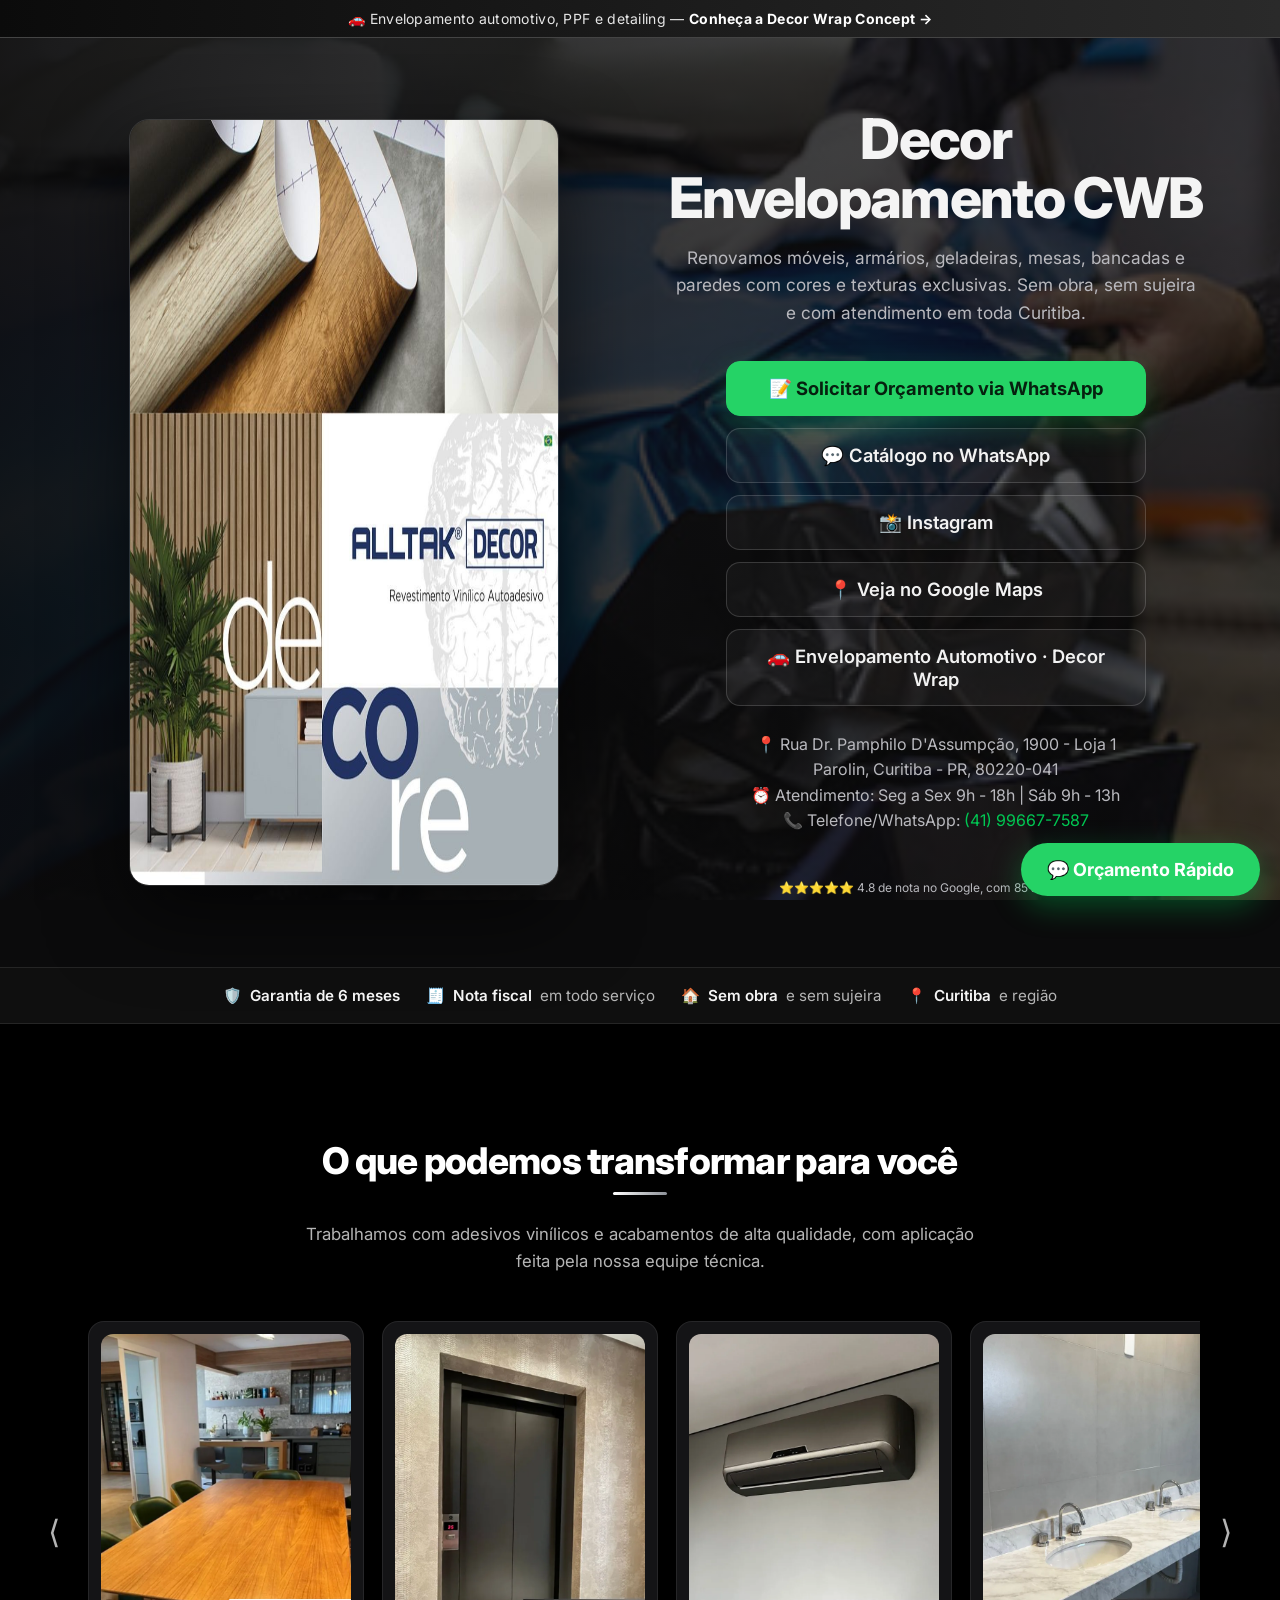
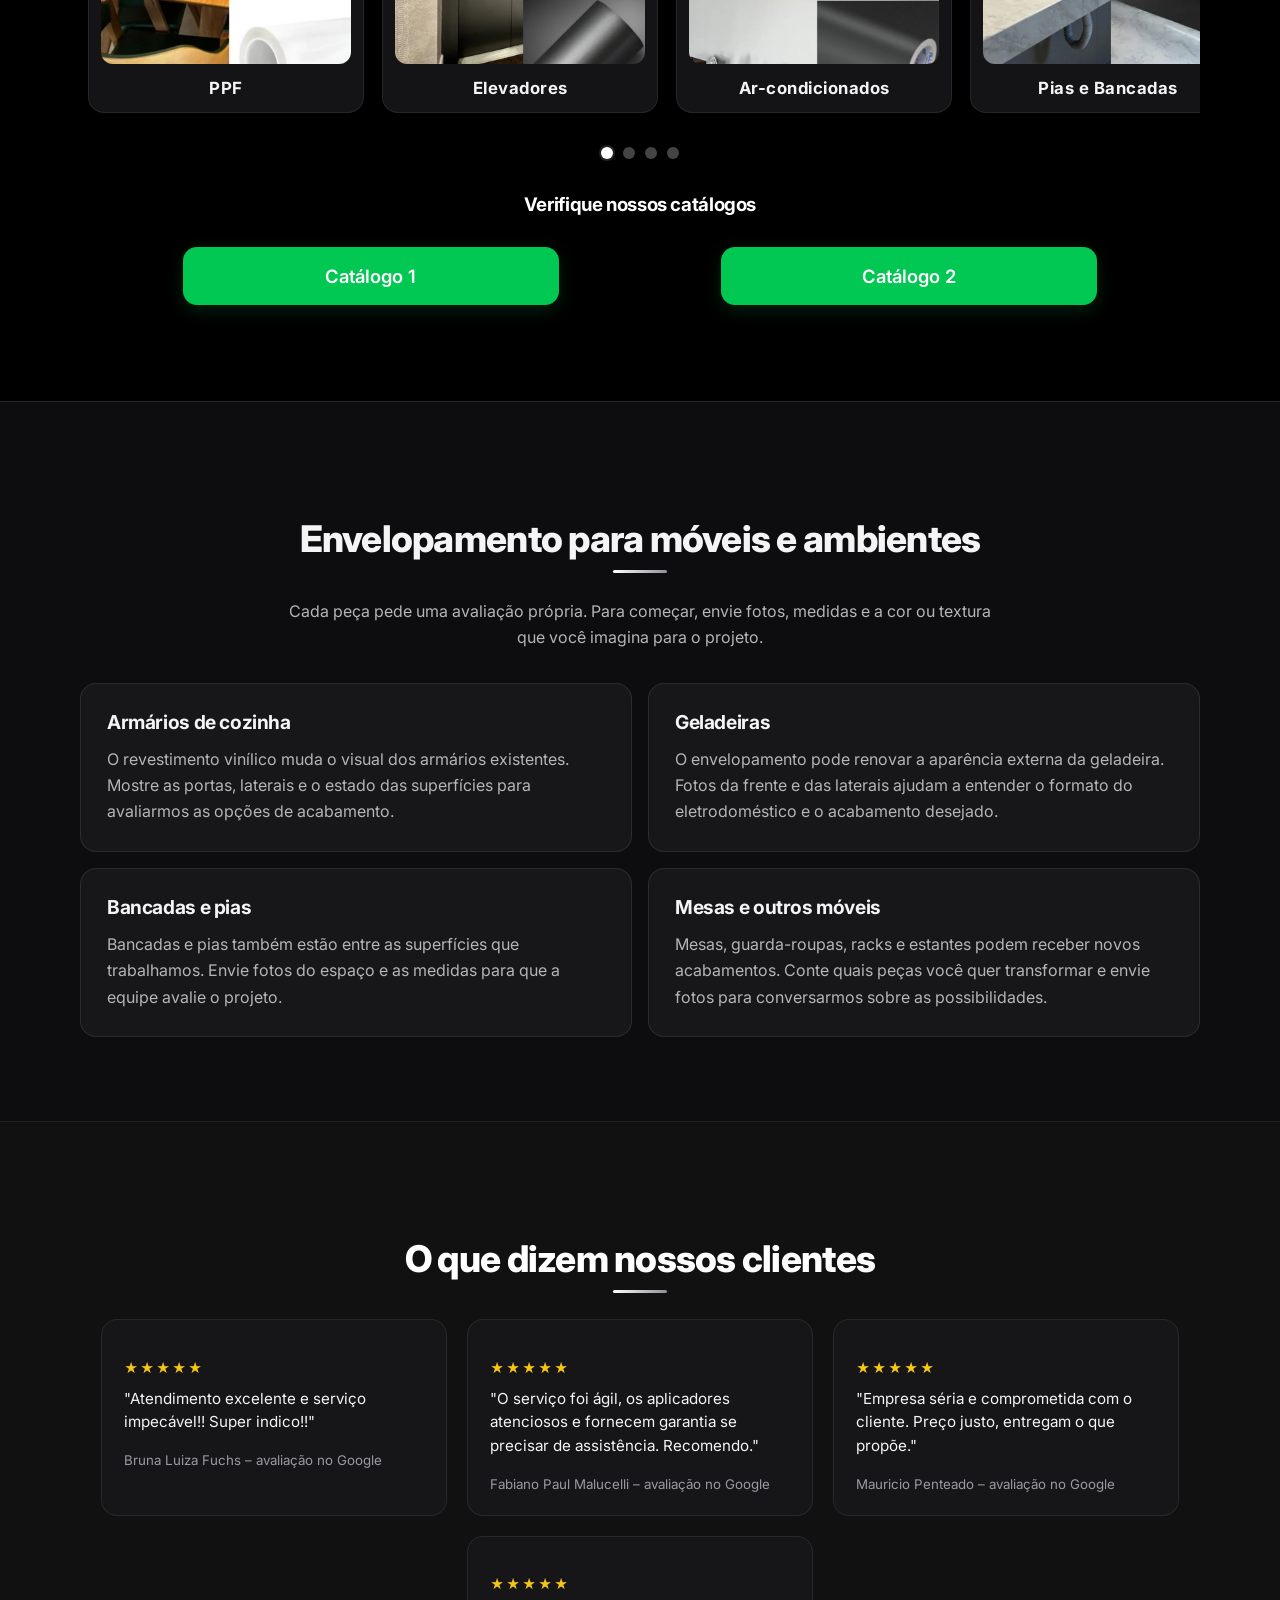
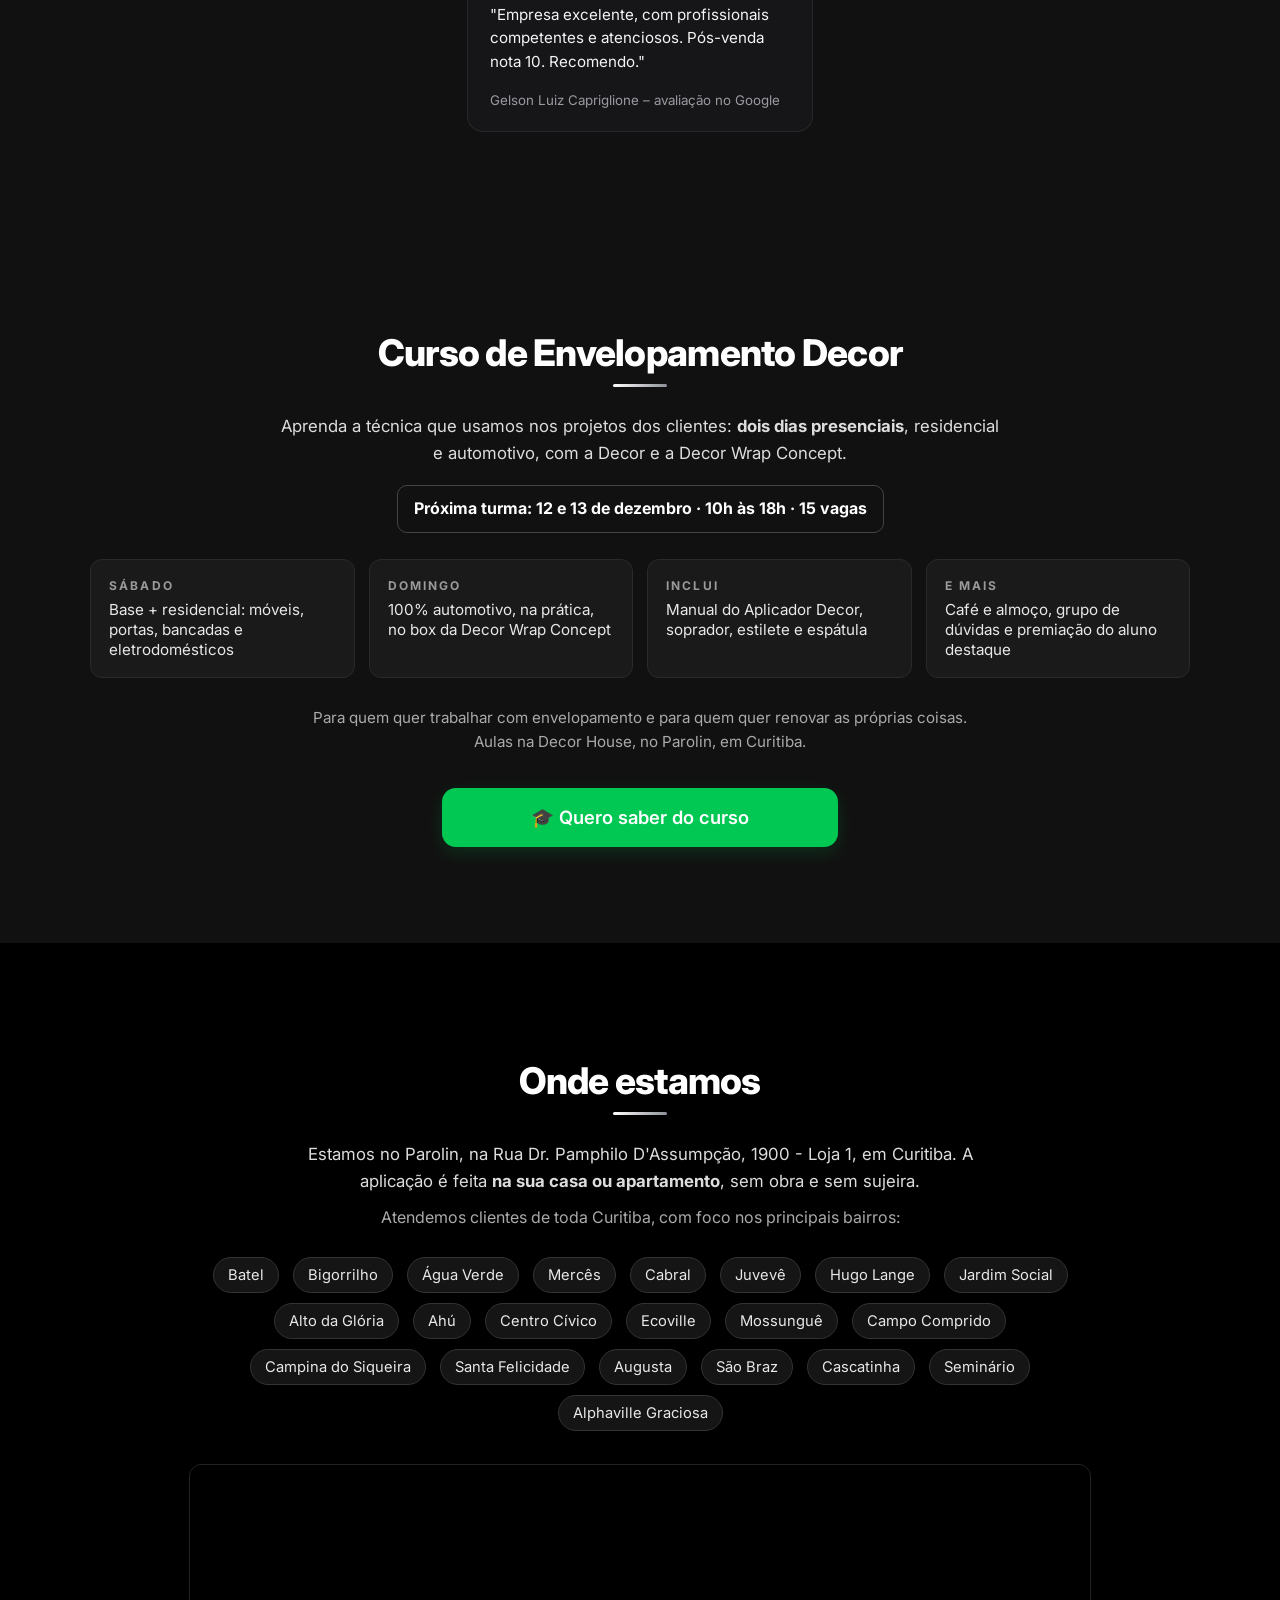
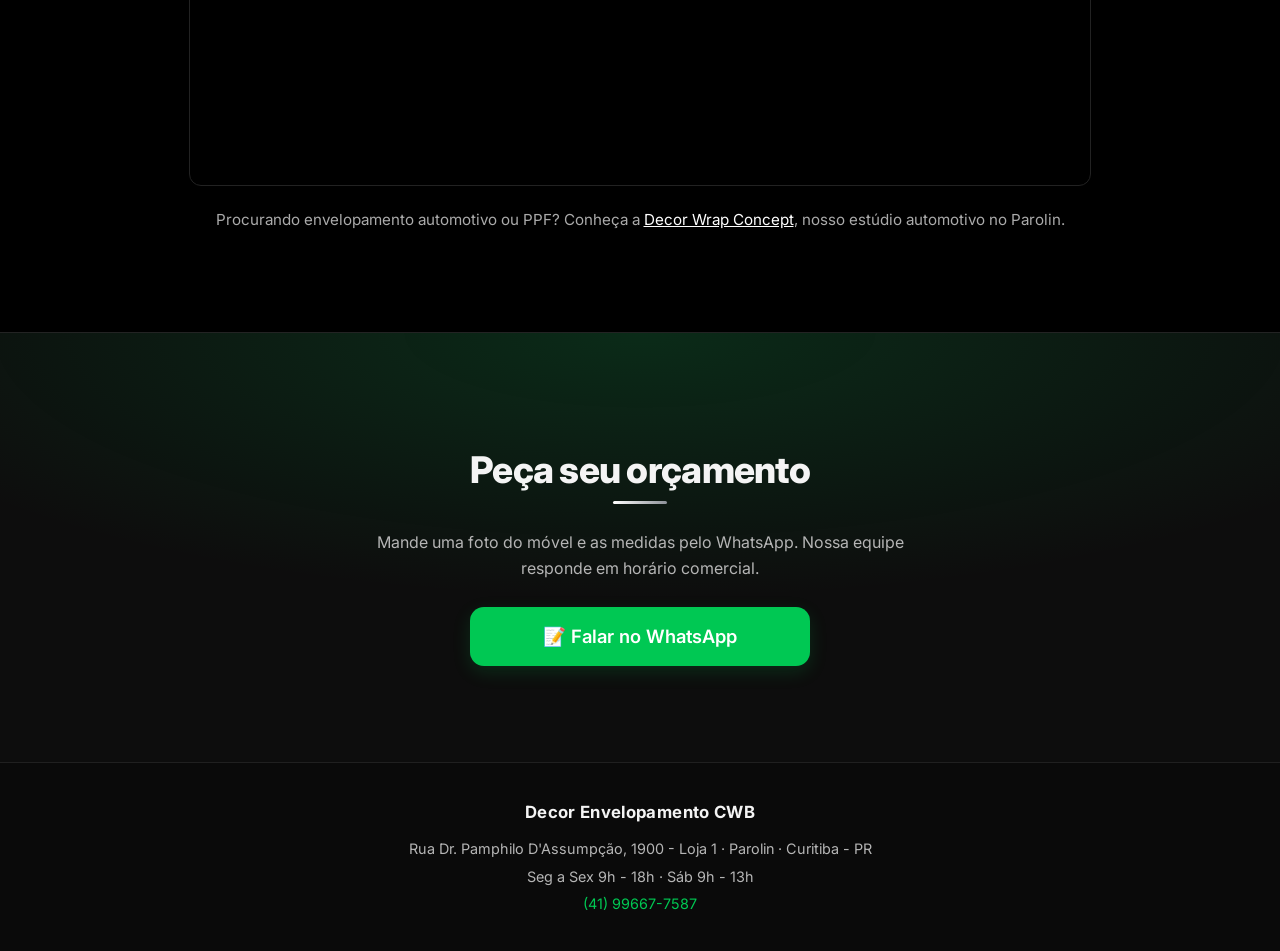
<file: index.html>
<!DOCTYPE html>
<html lang="pt-br">

<head>
  <meta charset="UTF-8" />
  <meta name="viewport" content="width=device-width, initial-scale=1" />
  <title>Envelopamento de móveis em Curitiba | Decor CWB</title>
  <meta name="description"
    content="Envelopamento de móveis, armários, geladeiras, mesas, bancadas e paredes em Curitiba. Orçamento pelo WhatsApp, aplicação sem obra e garantia de 6 meses." />
  <link rel="canonical" href="https://decorenvelopamentocwb.com.br/" />
  <link rel="icon" href="/images/favicon.png" type="image/png" sizes="192x192" />
  <meta property="og:type" content="website" />
  <meta property="og:locale" content="pt_BR" />
  <meta property="og:site_name" content="Decor Envelopamento CWB" />
  <meta property="og:title" content="Envelopamento de móveis em Curitiba | Decor Envelopamento CWB" />
  <meta property="og:description" content="Renove armários, geladeiras, bancadas e móveis com revestimento vinílico em Curitiba. Conheça os serviços e peça um orçamento pelo WhatsApp." />
  <meta property="og:url" content="https://decorenvelopamentocwb.com.br/" />
  <meta property="og:image" content="https://decorenvelopamentocwb.com.br/images/social-share.png" />
  <meta property="og:image:width" content="1200" />
  <meta property="og:image:height" content="630" />
  <meta property="og:image:type" content="image/png" />
  <meta property="og:image:alt" content="Decor Envelopamento CWB — envelopamento de móveis e ambientes em Curitiba" />
  <meta name="twitter:card" content="summary_large_image" />
  <meta name="twitter:title" content="Envelopamento de móveis em Curitiba | Decor Envelopamento CWB" />
  <meta name="twitter:description" content="Renove armários, geladeiras, bancadas e móveis com revestimento vinílico em Curitiba. Conheça os serviços e peça um orçamento pelo WhatsApp." />
  <meta name="twitter:image" content="https://decorenvelopamentocwb.com.br/images/social-share.png" />

  <!-- Google tag (gtag.js) - Conta Google Ads 547-509-3001 -->
  <script async src="https://www.googletagmanager.com/gtag/js?id=AW-17839248772"></script>
  <script>
    window.dataLayer = window.dataLayer || [];
    function gtag() { dataLayer.push(arguments); }
    gtag('js', new Date());
    gtag('config', 'AW-17839248772');
  </script>

  <!-- Conversao Google Ads: clique no WhatsApp (conta 547-509-3001) -->
  <script>
    function gtag_report_conversion(url) {
      gtag('event', 'conversion', {
        'send_to': 'AW-17839248772/GzIfCNjp4NsbEISrtbpC',
        'value': 1.0,
        'currency': 'BRL',
        'transport_type': 'beacon'
      });
      return true; // o link do WhatsApp abre normalmente, mesmo com bloqueador
    }
  </script>

  <!-- Google Ads conta 831-818-8205: conversoes separadas WhatsApp Decor e WhatsApp Wrap (pelo numero do link) -->
  <script>
    gtag('config', 'AW-18238935209');
    document.addEventListener('click', function (e) {
      var link = e.target.closest ? e.target.closest('a[href]') : null;
      if (!link || typeof gtag !== 'function') return;
      var numeros = link.href.replace(/\D/g, '');
      var sendTo = null;
      if (/419?96677587/.test(numeros)) sendTo = 'AW-18238935209/FAjuCNOc178dEKmhgPlD'; // WhatsApp Decor
      else if (/419?97853973/.test(numeros)) sendTo = 'AW-18238935209/awLLCNac178dEKmhgPlD'; // WhatsApp Wrap
      if (!sendTo) return;
      gtag('event', 'conversion', { 'send_to': sendTo, 'value': 1.0, 'currency': 'BRL', 'transport_type': 'beacon' });
    }, true);
  </script>

  <link rel="preconnect" href="https://fonts.googleapis.com">
  <link rel="preconnect" href="https://fonts.gstatic.com" crossorigin>
  <link href="https://fonts.googleapis.com/css2?family=Inter:wght@400;500;600;700&family=Roboto:wght@400;700&display=swap" rel="stylesheet" />

  <link rel="stylesheet" href="styles/style.css">
  <link rel="stylesheet" href="styles/carousel.css">
  <style>
    :root{--verde:#00c853;--card:#1a1a1a;--linha:rgba(255,255,255,.09);--txt:#f4f4f4;--txt2:#b5b5b5}
    body{font-family:'Inter','Roboto',system-ui,-apple-system,'Segoe UI',sans-serif;-webkit-font-smoothing:antialiased;color:var(--txt)}
    h1,h2,h3{letter-spacing:-.02em}
    .button{border-radius:14px!important;font-weight:600!important;box-shadow:0 6px 18px rgba(0,200,83,.16);transition:transform .18s ease,box-shadow .18s ease,filter .18s ease}
    .button:hover{transform:translateY(-2px);box-shadow:0 12px 28px rgba(0,200,83,.26);filter:brightness(1.06)}
    .trust-bar{background:#0f0f0f;border-top:1px solid var(--linha);border-bottom:1px solid var(--linha);padding:18px 16px;display:flex;flex-wrap:wrap;gap:10px 26px;justify-content:center}
    .trust-item{display:flex;align-items:center;gap:8px;color:var(--txt2);font-size:.95rem}
    .trust-item b{color:var(--txt);font-weight:600}
    .sec-titulo{position:relative;display:inline-block;padding-bottom:12px;margin-bottom:26px;font-size:1.9rem}
    .sec-titulo:after{content:'';position:absolute;left:50%;transform:translateX(-50%);bottom:0;width:54px;height:3px;border-radius:3px;background:var(--verde)}
    #catalogo-carousel-container{max-width:1120px;width:92%;padding:0 34px}
    #catalogo-carousel{gap:6px;padding:4px 2px}
    #catalogo-carousel>div{flex:0 0 auto;width:auto;margin:12px 6px;padding:12px 12px 10px;background:var(--card);border:1px solid var(--linha);border-radius:16px;box-shadow:0 4px 14px #0005;transition:transform .2s ease,border-color .2s ease}
    #catalogo-carousel>div:hover{transform:translateY(-4px);border-color:rgba(0,200,83,.45)}
    #catalogo-carousel img{width:250px;height:330px;object-fit:cover;border-radius:12px;display:block;margin-bottom:12px}
    #catalogo-carousel h3{font-size:1.05rem;margin:0;padding:2px 0 4px;color:var(--txt)}
    @media (max-width:768px){#catalogo-carousel>div{width:auto;margin:10px 5px;padding:10px}#catalogo-carousel img{width:200px;height:270px}}
    .servicos-detalhe{background:#0d0d0f;border-top:1px solid var(--linha);border-bottom:1px solid var(--linha);text-align:center}
    .servicos-detalhe .conteudo{max-width:1120px;margin:0 auto;padding:0 22px}
    .servicos-detalhe .intro{max-width:720px;margin:0 auto 32px;color:var(--txt2);line-height:1.6}
    .servicos-grid{display:grid;grid-template-columns:repeat(2,minmax(0,1fr));gap:16px;text-align:left}
    .servico-card{background:#171719;border:1px solid var(--linha);border-radius:16px;padding:26px}
    .servico-card h3{font-size:1.2rem;margin:0 0 12px;color:var(--txt)}
    .servico-card p{margin:0;color:var(--txt2);line-height:1.65}
    @media (max-width:700px){.servicos-grid{grid-template-columns:1fr}.servico-card{padding:22px}}
    .depoimento{background:var(--card)!important;border:1px solid var(--linha);border-radius:16px!important;transition:transform .2s ease,border-color .2s ease}
    .depoimento:hover{transform:translateY(-4px);border-color:rgba(0,200,83,.35)}
    .depoimento p{color:var(--txt);line-height:1.55}
    .depoimento small{color:var(--txt2)}
    .cta-final{background:radial-gradient(1200px 380px at 50% 0%,rgba(0,200,83,.16),transparent 70%),#0d0d0d;padding:60px 20px;text-align:center;border-top:1px solid var(--linha)}
    .cta-final p{max-width:560px;margin:0 auto 26px;color:var(--txt2);line-height:1.6}
    .cta-final .button{box-sizing:border-box;margin:12px auto}
    .rodape{background:#0a0a0a;color:var(--txt2);text-align:center;padding:34px 20px;font-size:.9rem;line-height:1.9;border-top:1px solid var(--linha)}
    .rodape strong{color:var(--txt);display:block;font-size:1.05rem;margin-bottom:6px;letter-spacing:.02em}
    .rodape a{color:var(--verde);text-decoration:none}
    .whatsapp-float a{border-radius:999px;box-shadow:0 10px 30px rgba(0,200,83,.35)}
    @media (prefers-reduced-motion:reduce){*{transition:none!important;animation:none!important}}
  </style>
  <script type="application/ld+json">
{
  "@context": "https://schema.org",
  "@type": "HomeAndConstructionBusiness",
  "@id": "https://decorenvelopamentocwb.com.br/#business",
  "name": "Decor Envelopamento CWB",
  "url": "https://decorenvelopamentocwb.com.br/",
  "telephone": "+55 41 99667-7587",
  "image": "https://decorenvelopamentocwb.com.br/images/logo.jpeg",
  "logo": "https://decorenvelopamentocwb.com.br/images/logo.jpeg",
  "description": "Envelopamento de móveis, armários, cozinhas, geladeiras, mesas, bancadas e paredes em Curitiba, aplicado na casa do cliente, sem obra.",
  "address": {
    "@type": "PostalAddress",
    "streetAddress": "Rua Dr. Pamphilo D'Assumpção, 1900 - Loja 1",
    "addressLocality": "Curitiba",
    "addressRegion": "PR",
    "postalCode": "80220-041",
    "addressCountry": "BR"
  },
  "openingHoursSpecification": [
    {
      "@type": "OpeningHoursSpecification",
      "dayOfWeek": [
        "Monday",
        "Tuesday",
        "Wednesday",
        "Thursday",
        "Friday"
      ],
      "opens": "09:00",
      "closes": "18:00"
    },
    {
      "@type": "OpeningHoursSpecification",
      "dayOfWeek": "Saturday",
      "opens": "09:00",
      "closes": "13:00"
    }
  ],
  "areaServed": [
    {
      "@type": "Place",
      "name": "Batel, Curitiba - PR"
    },
    {
      "@type": "Place",
      "name": "Bigorrilho, Curitiba - PR"
    },
    {
      "@type": "Place",
      "name": "Água Verde, Curitiba - PR"
    },
    {
      "@type": "Place",
      "name": "Mercês, Curitiba - PR"
    },
    {
      "@type": "Place",
      "name": "Cabral, Curitiba - PR"
    },
    {
      "@type": "Place",
      "name": "Juvevê, Curitiba - PR"
    },
    {
      "@type": "Place",
      "name": "Hugo Lange, Curitiba - PR"
    },
    {
      "@type": "Place",
      "name": "Jardim Social, Curitiba - PR"
    },
    {
      "@type": "Place",
      "name": "Alto da Glória, Curitiba - PR"
    },
    {
      "@type": "Place",
      "name": "Ahú, Curitiba - PR"
    },
    {
      "@type": "Place",
      "name": "Centro Cívico, Curitiba - PR"
    },
    {
      "@type": "Place",
      "name": "Ecoville, Curitiba - PR"
    },
    {
      "@type": "Place",
      "name": "Mossunguê, Curitiba - PR"
    },
    {
      "@type": "Place",
      "name": "Campo Comprido, Curitiba - PR"
    },
    {
      "@type": "Place",
      "name": "Campina do Siqueira, Curitiba - PR"
    },
    {
      "@type": "Place",
      "name": "Santa Felicidade, Curitiba - PR"
    },
    {
      "@type": "Place",
      "name": "Augusta, Curitiba - PR"
    },
    {
      "@type": "Place",
      "name": "São Braz, Curitiba - PR"
    },
    {
      "@type": "Place",
      "name": "Cascatinha, Curitiba - PR"
    },
    {
      "@type": "Place",
      "name": "Seminário, Curitiba - PR"
    },
    {
      "@type": "Place",
      "name": "Alphaville Graciosa, Pinhais - PR"
    }
  ],
  "sameAs": [
    "https://www.instagram.com/decorenvelopamento_cwb/"
  ],
  "subOrganization": {
    "@type": "AutoBodyShop",
    "name": "Decor Wrap Concept",
    "url": "https://decorenvelopamentocwb.com.br/wrap/"
  }
}
  </script>
  <script type="application/ld+json">
  {
    "@context": "https://schema.org",
    "@graph": [
      {
        "@type": "WebSite",
        "@id": "https://decorenvelopamentocwb.com.br/#website",
        "url": "https://decorenvelopamentocwb.com.br/",
        "name": "Decor Envelopamento CWB",
        "alternateName": "Decor CWB",
        "inLanguage": "pt-BR",
        "publisher": {"@id": "https://decorenvelopamentocwb.com.br/#business"}
      },
      {
        "@type": "WebPage",
        "@id": "https://decorenvelopamentocwb.com.br/#webpage",
        "url": "https://decorenvelopamentocwb.com.br/",
        "name": "Envelopamento de móveis em Curitiba | Decor CWB",
        "description": "Envelopamento de móveis, armários, geladeiras, mesas, bancadas e paredes em Curitiba. Orçamento pelo WhatsApp, aplicação sem obra e garantia de 6 meses.",
        "inLanguage": "pt-BR",
        "isPartOf": {"@id": "https://decorenvelopamentocwb.com.br/#website"},
        "about": {"@id": "https://decorenvelopamentocwb.com.br/#business"}
      }
    ]
  }
  </script>
  <style>
    /* ===== refresh visual (nov/2026) ===== */
    body{background-color:#0b0b0c}
    .overlay{background:linear-gradient(90deg,rgba(11,11,12,.94) 0%,rgba(11,11,12,.80) 55%,rgba(11,11,12,.70) 100%)!important;padding:72px 6vw!important;gap:56px;min-height:88vh}
    .logo{width:80%!important;max-width:440px;border:1px solid rgba(255,255,255,.12)!important;border-radius:20px!important;box-shadow:0 30px 80px rgba(0,0,0,.6)!important}
    .right-section{padding-left:0!important;max-width:560px}
    .title-section h1{text-transform:none!important;font-size:clamp(2.2rem,4.4vw,3.5rem)!important;font-weight:800!important;letter-spacing:-.03em!important;line-height:1.05!important;white-space:normal!important;margin:0 0 16px!important}
    .title-section p{color:#b9b9be!important;font-size:1.08rem!important;line-height:1.6!important;max-width:520px;margin:0 auto 28px!important}
    .right-section a.button{width:100%;max-width:420px;box-sizing:border-box;background:rgba(255,255,255,.04)!important;border:1px solid rgba(255,255,255,.16)!important;color:#f2f2f2!important;box-shadow:none!important;margin:6px auto!important;padding:15px 20px!important;font-weight:600!important}
    .right-section a.button:first-of-type{background:#25d366!important;border-color:#25d366!important;color:#06200f!important;font-weight:700!important;box-shadow:0 10px 30px rgba(37,211,102,.25)!important}
    .right-section a.button:hover{border-color:rgba(255,255,255,.4)!important;transform:translateY(-2px)}
    section:not(.trust-bar){padding-top:84px!important;padding-bottom:84px!important}
    section:not(.trust-bar) > p{line-height:1.6}
    .sec-titulo{font-size:clamp(1.7rem,3vw,2.3rem)!important;font-weight:800!important;letter-spacing:-.02em}
    .sec-titulo:after{background:linear-gradient(90deg,#ffffff,#8d9198)!important;box-shadow:none!important}
    #catalogo-carousel>div{border:1px solid rgba(255,255,255,.08)!important;box-shadow:none!important;border-radius:16px!important;background:#141416!important}
    #catalogo-carousel>div:hover{border-color:rgba(255,255,255,.28)!important;box-shadow:0 18px 40px rgba(0,0,0,.45)!important}
    #catalogo-carousel img{border-radius:12px}
    .catalogo-dot.active{background:#ffffff!important}
    #prevBtn,#nextBtn{color:#ffffff!important;opacity:.7}
    #prevBtn:hover,#nextBtn:hover{opacity:1}
    .depoimento{background:#161618!important;border:1px solid rgba(255,255,255,.08);border-radius:16px!important;text-align:left}
    .depoimento p:before{content:'★★★★★';display:block;color:#f5c518;letter-spacing:2px;margin-bottom:8px;font-size:.85rem}
    .depoimento small{color:#9a9aa0}
    .rating, p.address-info{color:#b9b9be}
    @media (max-width:860px){.overlay{padding:40px 22px!important;gap:28px}.logo{width:72%!important}.title-section h1{font-size:2.1rem!important}}
  </style>
</head>

<body>
  <!-- Faixa Decor Wrap Concept -->
  <a href="/wrap/" class="wrap-topbar" style="display:block;background:linear-gradient(90deg,#0b0b0b,#2a2a2a);color:#e6e6e6;text-align:center;padding:10px 14px;font-size:14px;letter-spacing:.3px;text-decoration:none;border-bottom:1px solid #444;position:relative;z-index:10;">
    🚗 Envelopamento automotivo, PPF e detailing — <strong style="color:#fff;">Conheça a Decor Wrap Concept →</strong>
  </a>
  <div class="overlay" itemscope itemtype="https://schema.org/LocalBusiness">
    <div class="left-section">
      <img src="./images/logo.jpeg" alt="Marca Decor Envelopamento CWB" class="logo" itemprop="logo" width="1000" height="1000" decoding="async" fetchpriority="high" />
    </div>
    <div class="right-section">
      <div class="title-section">
        <h1 itemprop="name">Decor Envelopamento CWB</h1>
        <p itemprop="description">Renovamos móveis, armários, geladeiras, mesas, bancadas e paredes com cores e
          texturas exclusivas. Sem obra, sem sujeira e com atendimento em toda Curitiba.</p>
      </div>
      <a href="https://wa.me/5541996677587" onclick="return gtag_report_conversion('https://wa.me/5541996677587');"
        class="button" target="_blank" itemprop="telephone">
        📝 Solicitar Orçamento via WhatsApp
      </a>
      <a href="https://wa.me/c/554196677587" class="button" target="_blank">
        💬 Catálogo no WhatsApp
      </a>
      <a href="https://www.instagram.com/decorenvelopamento_cwb/" class="button" target="_blank">
        📸 Instagram
      </a>
      <a href="https://www.google.com/maps/search/?api=1&amp;query=Rua+Dr.+Pamphilo+D%27Assump%C3%A7%C3%A3o%2C+1900+-+Loja+1%2C+Parolin%2C+Curitiba" class="button" target="_blank" rel="noopener">
        📍 Veja no Google Maps
      </a>
      <a href="/wrap/" class="button" style="background:#111;color:#fff;border-color:#111;">
        🚗 Envelopamento Automotivo · Decor Wrap
      </a>
      <p class="address-info" itemprop="address" itemscope itemtype="https://schema.org/PostalAddress">
        📍 <span itemprop="streetAddress">Rua Dr. Pamphilo D'Assumpção, 1900 - Loja 1</span><br />
        Parolin, <span itemprop="addressLocality">Curitiba</span> - <span itemprop="addressRegion">PR</span>, <span
          itemprop="postalCode">80220-041</span><br />
        ⏰ Atendimento: Seg a Sex 9h - 18h | Sáb 9h - 13h<br />
        📞 Telefone/WhatsApp: <a href="https://wa.me/5541996677587" target="_blank"
          onclick="gtag_report_conversion('https://wa.me/5541996677587')">(41) 99667-7587</a>
      </p>
      <div class="rating" itemprop="aggregateRating" itemscope itemtype="https://schema.org/AggregateRating">
        ⭐⭐⭐⭐⭐ <span itemprop="ratingValue">4.8</span> de nota no Google, com <span
          itemprop="reviewCount">85</span> avaliações
      </div>
    </div>
  </div>

  <section class="trust-bar">
    <div class="trust-item">🛡️ <b>Garantia de 6 meses</b></div>
    <div class="trust-item">🧾 <b>Nota fiscal</b> em todo serviço</div>
    <div class="trust-item">🏠 <b>Sem obra</b> e sem sujeira</div>
    <div class="trust-item">📍 <b>Curitiba</b> e região</div>
  </section>

  <section style="background-color:#000;padding:56px 20px;color:#fff;text-align:center;">
    <h2 class="sec-titulo">O que podemos transformar para você</h2>
    <p style="max-width:700px;margin:0 auto 30px;font-size:1.05rem;line-height:1.6;color:#b5b5b5;">
      Trabalhamos com adesivos vinílicos e acabamentos de alta qualidade, com aplicação feita pela nossa equipe técnica.
    </p>
    <div>
      <div id="catalogo-carousel-container">
        <button id="prevBtn" aria-label="Anterior">⟨</button>
        <div id="catalogo-carousel">
        <div>
          <img src="./images/catalogo/ppf.webp" alt="Mesas, racks e estantes com PPF" width="720" height="1280" loading="lazy" decoding="async">
          <h3>PPF</h3>
        </div>
        <div>
          <img src="./images/catalogo/grafite.webp" alt="Elevador envelopado" width="720" height="1280" loading="lazy" decoding="async">
          <h3>Elevadores</h3>
        </div>
        <div>
          <img src="./images/catalogo/preto-fosco.webp" alt="Ar-condicionado envelopado" width="720" height="1280" loading="lazy" decoding="async">
          <h3>Ar-condicionados</h3>
        </div>
        <div>
          <img src="./images/catalogo/bancada.webp" alt="Pia, bancada e balcao envelopados" width="720" height="1280" loading="lazy" decoding="async">
          <h3>Pias e Bancadas</h3>
        </div>
        <div>
          <img src="./images/catalogo/insulfilme.webp" alt="Vidro com insulfilme" width="720" height="1280" loading="lazy" decoding="async">
          <h3>Insulfilme</h3>
        </div>
        <div>
          <img src="./images/catalogo/jateado.webp" alt="Vidro com jateado" width="720" height="1280" loading="lazy" decoding="async">
          <h3>Jateamento</h3>
        </div>
        <div>
          <img src="./images/catalogo/verde-primavera.webp" alt="Guarda-roupa envelopado" width="720" height="1280" loading="lazy" decoding="async">
          <h3>Guarda-roupas</h3>
        </div>
        <div>
          <img src="./images/catalogo/preto-jateado.webp" alt="Geladeira envelopada" width="720" height="1280" loading="lazy" decoding="async">
          <h3>Geladeiras</h3>
        </div>
        <div>
          <img src="./images/catalogo/azul-urbano.webp" alt="Armario de cozinha envelopado" width="720" height="1280" loading="lazy" decoding="async">
          <h3>Armários de Cozinha</h3>
        </div>
        <div>
          <img src="./images/catalogo/especial-dourado.webp" alt="Mesa envelopada" width="720" height="1280" loading="lazy" decoding="async">
          <h3>Mesas</h3>
        </div>
        <div>
          <img src="./images/catalogo/parede.webp" alt="Parede envelopada" width="720" height="1280" loading="lazy" decoding="async">
          <h3>Paredes</h3>
        </div>
        </div>
        <button id="nextBtn" aria-label="Próximo">⟩</button>
        <div id="catalogo-dots"></div>
      </div>
      <h3 style="margin-top:34px;">Verifique nossos catálogos</h3>
      <div id="btns-catalogo">
        <a href="./images/catalogo/catalogo_1.pdf" class="button" target="_blank">Catálogo 1</a>
        <a href="./images/catalogo/catalogo_2.pdf" class="button" target="_blank">Catálogo 2</a>
      </div>
    </div>
  </section>

  <section class="servicos-detalhe">
    <div class="conteudo">
      <h2 class="sec-titulo">Envelopamento para móveis e ambientes</h2>
      <p class="intro">Cada peça pede uma avaliação própria. Para começar, envie fotos, medidas e a cor ou textura que você imagina para o projeto.</p>
      <div class="servicos-grid">
        <div class="servico-card">
          <h3>Armários de cozinha</h3>
          <p>O revestimento vinílico muda o visual dos armários existentes. Mostre as portas, laterais e o estado das superfícies para avaliarmos as opções de acabamento.</p>
        </div>
        <div class="servico-card">
          <h3>Geladeiras</h3>
          <p>O envelopamento pode renovar a aparência externa da geladeira. Fotos da frente e das laterais ajudam a entender o formato do eletrodoméstico e o acabamento desejado.</p>
        </div>
        <div class="servico-card">
          <h3>Bancadas e pias</h3>
          <p>Bancadas e pias também estão entre as superfícies que trabalhamos. Envie fotos do espaço e as medidas para que a equipe avalie o projeto.</p>
        </div>
        <div class="servico-card">
          <h3>Mesas e outros móveis</h3>
          <p>Mesas, guarda-roupas, racks e estantes podem receber novos acabamentos. Conte quais peças você quer transformar e envie fotos para conversarmos sobre as possibilidades.</p>
        </div>
      </div>
    </div>
  </section>

  <section style="background-color:#111;padding:56px 20px;color:#fff;text-align:center;">
    <h2 class="sec-titulo">O que dizem nossos clientes</h2>
    <div style="display:flex;flex-wrap:wrap;justify-content:center;gap:20px;">
      <div class="depoimento" style="background:#222;padding:22px;border-radius:10px;max-width:300px;">
        <img src="./images/pessoas/woman1.jpg" alt="Cliente 1" width="128" height="128" loading="lazy" decoding="async"
          style="display:none;">
        <p style="font-size:0.95rem;">"Atendimento excelente e serviço impecável!! Super indico!!"</p>
        <small>Bruna Luiza Fuchs – avaliação no Google</small>
      </div>
      <div class="depoimento" style="background:#222;padding:22px;border-radius:10px;max-width:300px;">
        <img src="./images/pessoas/man1.jpg" alt="Cliente 2" width="128" height="128" loading="lazy" decoding="async"
          style="display:none;">
        <p style="font-size:0.95rem;">"O serviço foi ágil, os aplicadores atenciosos e fornecem garantia se precisar de assistência. Recomendo."</p>
        <small>Fabiano Paul Malucelli – avaliação no Google</small>
      </div>
      <div class="depoimento" style="background:#222;padding:22px;border-radius:10px;max-width:300px;">
        <img src="./images/pessoas/woman2.jpg" alt="Cliente 3" width="128" height="128" loading="lazy" decoding="async"
          style="display:none;">
        <p style="font-size:0.95rem;">"Empresa séria e comprometida com o cliente. Preço justo, entregam o que propõe."</p>
        <small>Mauricio Penteado – avaliação no Google</small>
      </div>
      <div class="depoimento" style="background:#222;padding:22px;border-radius:10px;max-width:300px;">
        <img src="./images/pessoas/man2.jpg" alt="Cliente 4" width="128" height="128" loading="lazy" decoding="async"
          style="display:none;">
        <p style="font-size:0.95rem;">"Empresa excelente, com profissionais competentes e atenciosos. Pós-venda nota 10. Recomendo."</p>
        <small>Gelson Luiz Capriglione – avaliação no Google</small>
      </div>
    </div>
  </section>

  <section id="curso" style="background-color:#111;padding:56px 20px;color:#fff;text-align:center;">
    <h2 class="sec-titulo">Curso de Envelopamento Decor</h2>
    <p style="max-width:720px;margin:0 auto 8px;font-size:1.05rem;color:#ddd;">Aprenda a técnica que usamos nos projetos dos clientes: <b>dois dias presenciais</b>, residencial e automotivo, com a Decor e a Decor Wrap Concept.</p>
    <p style="display:inline-block;margin:10px auto 26px;padding:10px 16px;border:1px solid #444;border-radius:10px;font-weight:700;">Próxima turma: 12 e 13 de dezembro · 10h às 18h · 15 vagas</p>
    <div style="display:flex;flex-wrap:wrap;justify-content:center;gap:14px;max-width:1100px;margin:0 auto 28px;">
      <div style="background:#1a1a1a;border:1px solid #2a2a2a;border-radius:12px;padding:18px;max-width:260px;flex:1 1 220px;text-align:left;"><b style="display:block;font-size:.75rem;letter-spacing:.18em;color:#9a9a9a;margin-bottom:6px;">SÁBADO</b><span style="color:#e8e8e8;font-size:.95rem;">Base + residencial: móveis, portas, bancadas e eletrodomésticos</span></div>
      <div style="background:#1a1a1a;border:1px solid #2a2a2a;border-radius:12px;padding:18px;max-width:260px;flex:1 1 220px;text-align:left;"><b style="display:block;font-size:.75rem;letter-spacing:.18em;color:#9a9a9a;margin-bottom:6px;">DOMINGO</b><span style="color:#e8e8e8;font-size:.95rem;">100% automotivo, na prática, no box da Decor Wrap Concept</span></div>
      <div style="background:#1a1a1a;border:1px solid #2a2a2a;border-radius:12px;padding:18px;max-width:260px;flex:1 1 220px;text-align:left;"><b style="display:block;font-size:.75rem;letter-spacing:.18em;color:#9a9a9a;margin-bottom:6px;">INCLUI</b><span style="color:#e8e8e8;font-size:.95rem;">Manual do Aplicador Decor, soprador, estilete e espátula</span></div>
      <div style="background:#1a1a1a;border:1px solid #2a2a2a;border-radius:12px;padding:18px;max-width:260px;flex:1 1 220px;text-align:left;"><b style="display:block;font-size:.75rem;letter-spacing:.18em;color:#9a9a9a;margin-bottom:6px;">E MAIS</b><span style="color:#e8e8e8;font-size:.95rem;">Café e almoço, grupo de dúvidas e premiação do aluno destaque</span></div>
    </div>
    <p style="max-width:680px;margin:0 auto 22px;color:#aaa;font-size:.95rem;">Para quem quer trabalhar com envelopamento e para quem quer renovar as próprias coisas. Aulas na Decor House, no Parolin, em Curitiba.</p>
    <a class="button" href="https://wa.me/5541997853973?text=Ol%C3%A1!%20Quero%20saber%20sobre%20o%20curso%20de%20envelopamento%20da%20Decor%20(turma%20de%2012%20e%2013%20de%20dezembro)." target="_blank" rel="noopener" style="display:inline-block;max-width:360px;" onclick="return gtag_report_conversion()">🎓 Quero saber do curso</a>
  </section>

  <section id="onde-estamos" style="background-color:#000;padding:56px 20px;color:#fff;text-align:center;">
    <h2 class="sec-titulo">Onde estamos</h2>
    <p style="max-width:720px;margin:0 auto 10px;font-size:1.05rem;color:#ddd;">Estamos no Parolin, na Rua Dr. Pamphilo D'Assumpção, 1900 - Loja 1, em Curitiba. A aplicação é feita <b>na sua casa ou apartamento</b>, sem obra e sem sujeira.</p>
    <p style="max-width:720px;margin:0 auto 22px;color:#aaa;">Atendemos clientes de toda Curitiba, com foco nos principais bairros:</p>
    <div style="max-width:900px;margin:0 auto 28px;">
          <span style="display:inline-block;padding:8px 14px;margin:5px;border:1px solid #333;border-radius:999px;background:#151515;font-size:.92rem;color:#e8e8e8;">Batel</span>
          <span style="display:inline-block;padding:8px 14px;margin:5px;border:1px solid #333;border-radius:999px;background:#151515;font-size:.92rem;color:#e8e8e8;">Bigorrilho</span>
          <span style="display:inline-block;padding:8px 14px;margin:5px;border:1px solid #333;border-radius:999px;background:#151515;font-size:.92rem;color:#e8e8e8;">Água Verde</span>
          <span style="display:inline-block;padding:8px 14px;margin:5px;border:1px solid #333;border-radius:999px;background:#151515;font-size:.92rem;color:#e8e8e8;">Mercês</span>
          <span style="display:inline-block;padding:8px 14px;margin:5px;border:1px solid #333;border-radius:999px;background:#151515;font-size:.92rem;color:#e8e8e8;">Cabral</span>
          <span style="display:inline-block;padding:8px 14px;margin:5px;border:1px solid #333;border-radius:999px;background:#151515;font-size:.92rem;color:#e8e8e8;">Juvevê</span>
          <span style="display:inline-block;padding:8px 14px;margin:5px;border:1px solid #333;border-radius:999px;background:#151515;font-size:.92rem;color:#e8e8e8;">Hugo Lange</span>
          <span style="display:inline-block;padding:8px 14px;margin:5px;border:1px solid #333;border-radius:999px;background:#151515;font-size:.92rem;color:#e8e8e8;">Jardim Social</span>
          <span style="display:inline-block;padding:8px 14px;margin:5px;border:1px solid #333;border-radius:999px;background:#151515;font-size:.92rem;color:#e8e8e8;">Alto da Glória</span>
          <span style="display:inline-block;padding:8px 14px;margin:5px;border:1px solid #333;border-radius:999px;background:#151515;font-size:.92rem;color:#e8e8e8;">Ahú</span>
          <span style="display:inline-block;padding:8px 14px;margin:5px;border:1px solid #333;border-radius:999px;background:#151515;font-size:.92rem;color:#e8e8e8;">Centro Cívico</span>
          <span style="display:inline-block;padding:8px 14px;margin:5px;border:1px solid #333;border-radius:999px;background:#151515;font-size:.92rem;color:#e8e8e8;">Ecoville</span>
          <span style="display:inline-block;padding:8px 14px;margin:5px;border:1px solid #333;border-radius:999px;background:#151515;font-size:.92rem;color:#e8e8e8;">Mossunguê</span>
          <span style="display:inline-block;padding:8px 14px;margin:5px;border:1px solid #333;border-radius:999px;background:#151515;font-size:.92rem;color:#e8e8e8;">Campo Comprido</span>
          <span style="display:inline-block;padding:8px 14px;margin:5px;border:1px solid #333;border-radius:999px;background:#151515;font-size:.92rem;color:#e8e8e8;">Campina do Siqueira</span>
          <span style="display:inline-block;padding:8px 14px;margin:5px;border:1px solid #333;border-radius:999px;background:#151515;font-size:.92rem;color:#e8e8e8;">Santa Felicidade</span>
          <span style="display:inline-block;padding:8px 14px;margin:5px;border:1px solid #333;border-radius:999px;background:#151515;font-size:.92rem;color:#e8e8e8;">Augusta</span>
          <span style="display:inline-block;padding:8px 14px;margin:5px;border:1px solid #333;border-radius:999px;background:#151515;font-size:.92rem;color:#e8e8e8;">São Braz</span>
          <span style="display:inline-block;padding:8px 14px;margin:5px;border:1px solid #333;border-radius:999px;background:#151515;font-size:.92rem;color:#e8e8e8;">Cascatinha</span>
          <span style="display:inline-block;padding:8px 14px;margin:5px;border:1px solid #333;border-radius:999px;background:#151515;font-size:.92rem;color:#e8e8e8;">Seminário</span>
          <span style="display:inline-block;padding:8px 14px;margin:5px;border:1px solid #333;border-radius:999px;background:#151515;font-size:.92rem;color:#e8e8e8;">Alphaville Graciosa</span>
    </div>
    <div style="max-width:900px;margin:0 auto;border-radius:12px;overflow:hidden;border:1px solid #222;">
      <iframe title="Mapa da Rua Dr. Pamphilo D'Assumpção, 1900 - Loja 1, Parolin, Curitiba" src="https://www.google.com/maps?q=Rua+Dr.+Pamphilo+D%27Assump%C3%A7%C3%A3o,+1900,+Loja+1,+Parolin,+Curitiba&amp;output=embed" width="100%" height="320" style="border:0;display:block;" loading="lazy" referrerpolicy="no-referrer-when-downgrade" allowfullscreen></iframe>
    </div>
    <p style="margin-top:22px;color:#aaa;font-size:.95rem;">Procurando envelopamento automotivo ou PPF? Conheça a <a href="/wrap/" style="color:#fff;">Decor Wrap Concept</a>, nosso estúdio automotivo no Parolin.</p>
  </section>

  <section class="cta-final">
    <h2 class="sec-titulo">Peça seu orçamento</h2>
    <p>Mande uma foto do móvel e as medidas pelo WhatsApp. Nossa equipe responde em horário comercial.</p>
    <a href="https://wa.me/5541996677587" onclick="return gtag_report_conversion('https://wa.me/5541996677587');"
      class="button" target="_blank">📝 Falar no WhatsApp</a>
  </section>

  <footer class="rodape">
    <strong>Decor Envelopamento CWB</strong>
    Rua Dr. Pamphilo D'Assumpção, 1900 - Loja 1 · Parolin · Curitiba - PR<br>
    Seg a Sex 9h - 18h · Sáb 9h - 13h<br>
    <a href="https://wa.me/5541996677587" target="_blank">(41) 99667-7587</a>
  </footer>

  <div class="whatsapp-float">
    <a href="https://wa.me/5541996677587" onclick="return gtag_report_conversion('https://wa.me/5541996677587');"
      target="_blank">💬 Orçamento Rápido</a>
  </div>

  <script src="scripts/carousel.js"></script>
</body>

</html>
</file>
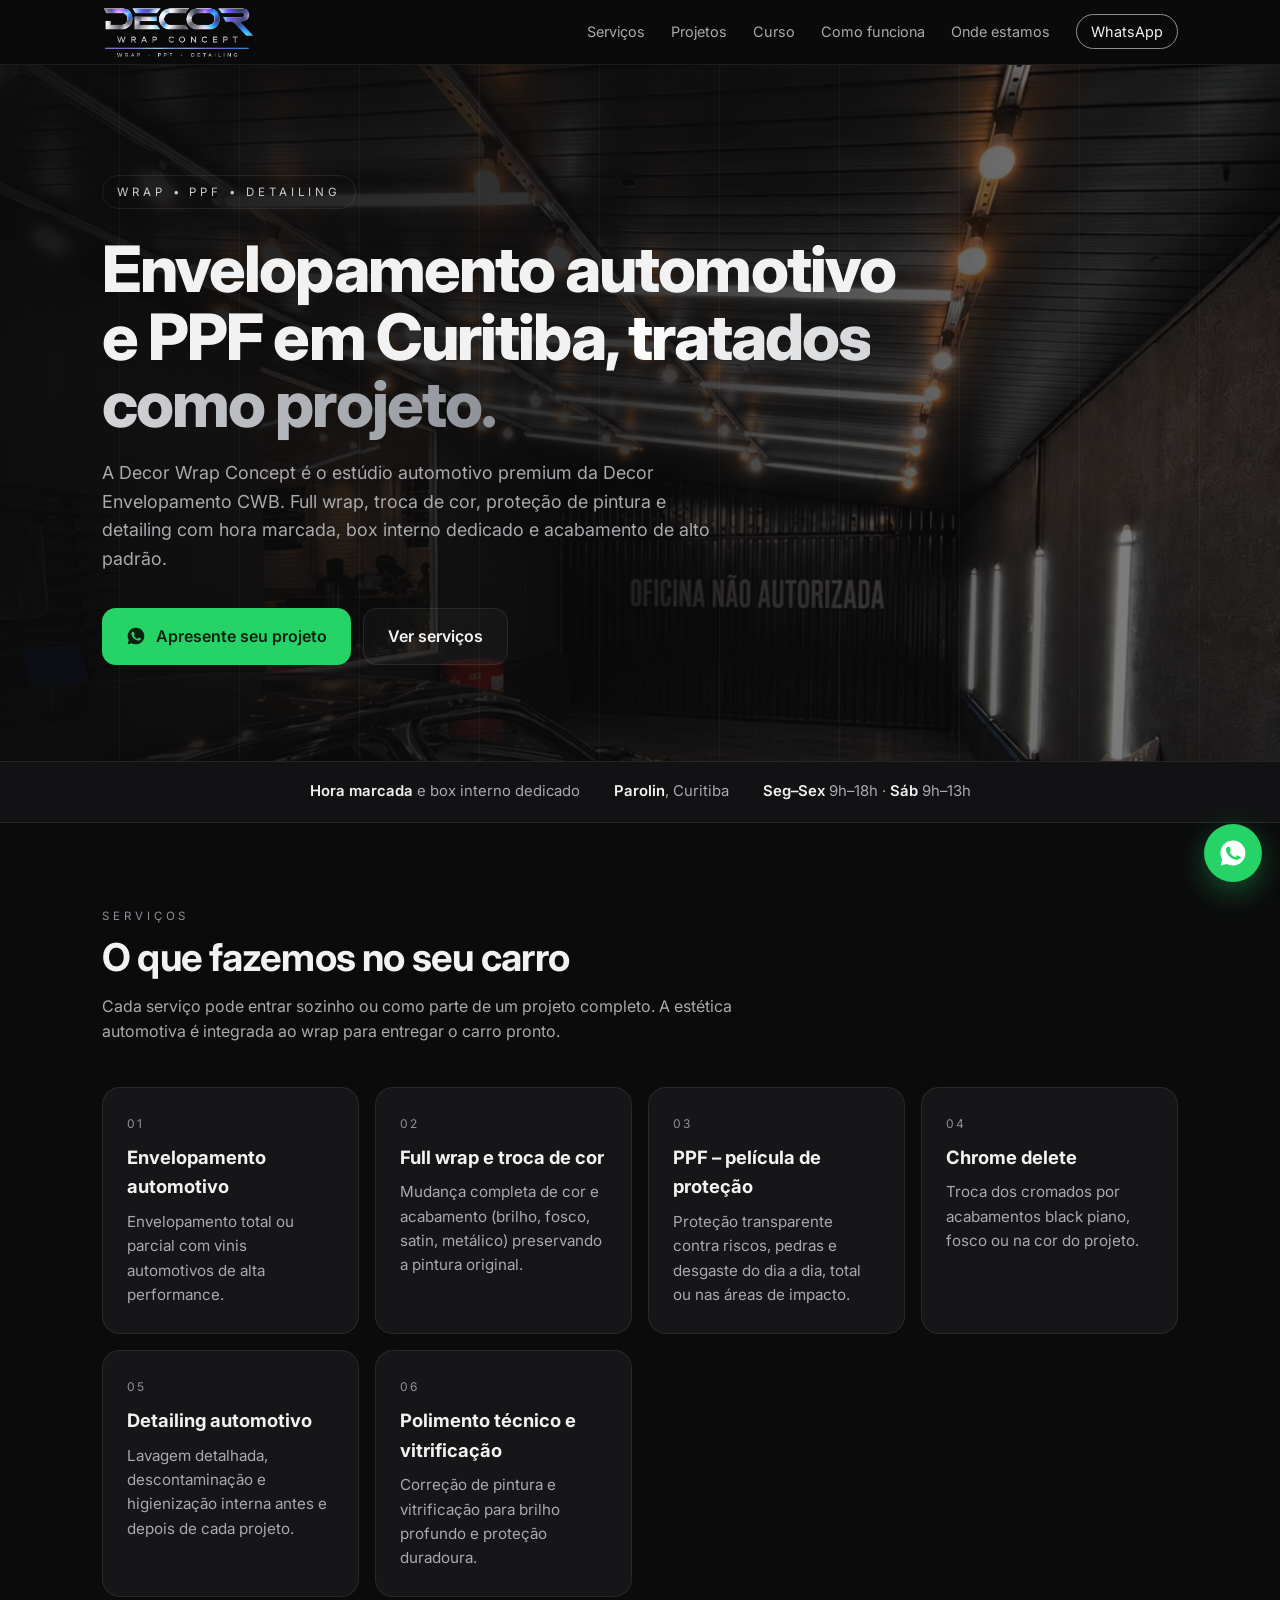
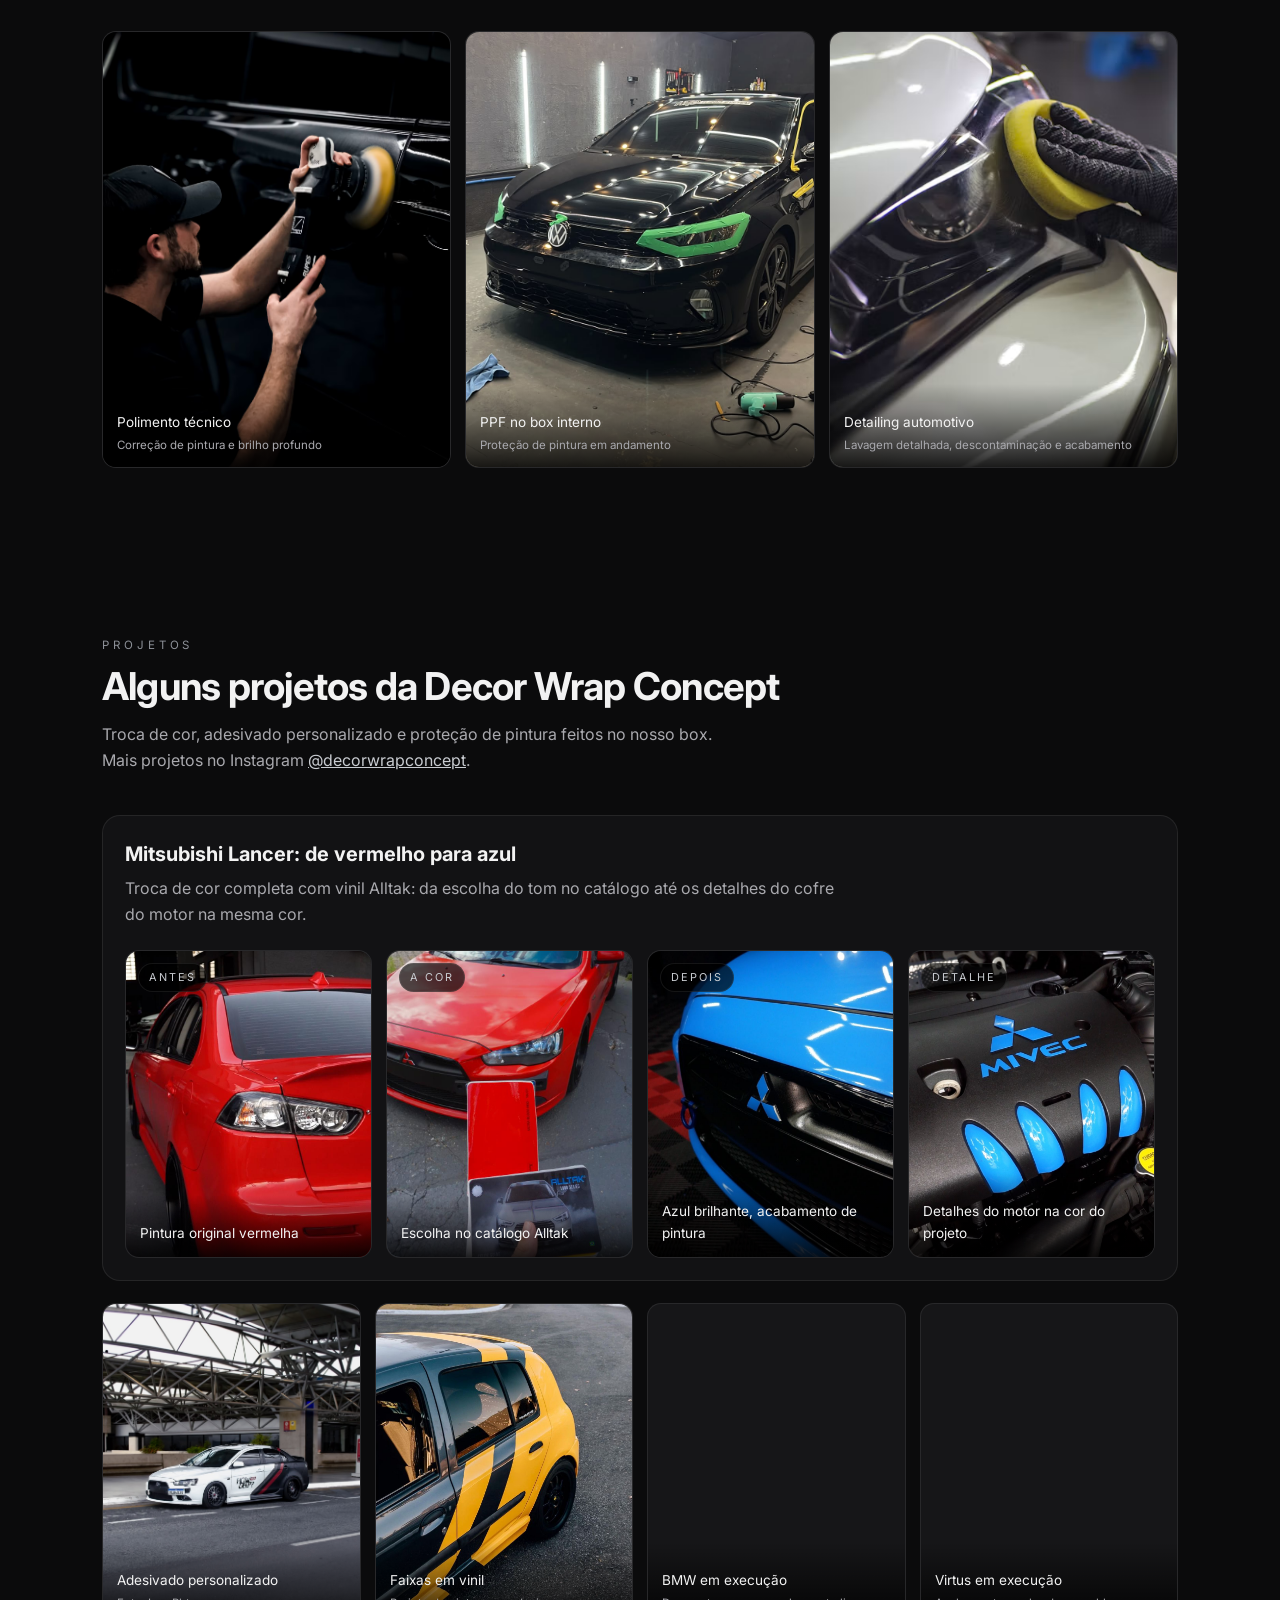
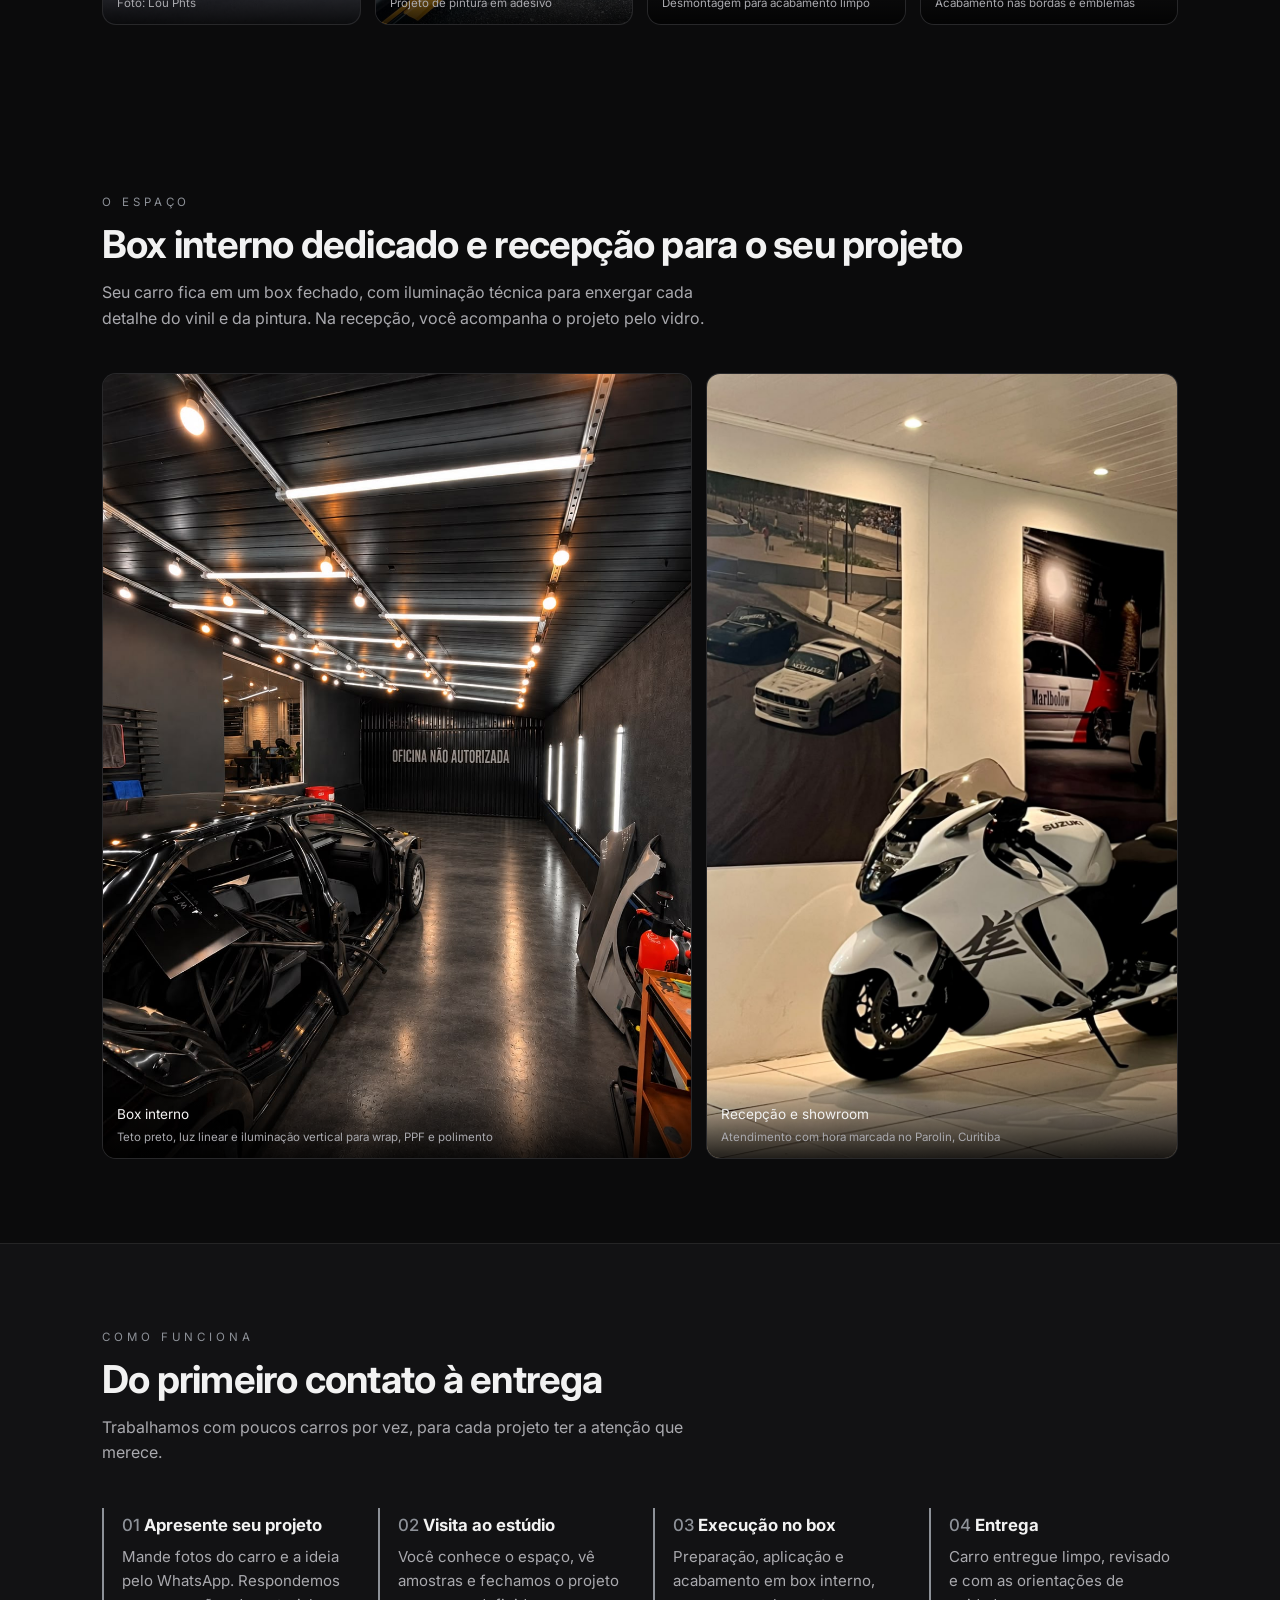
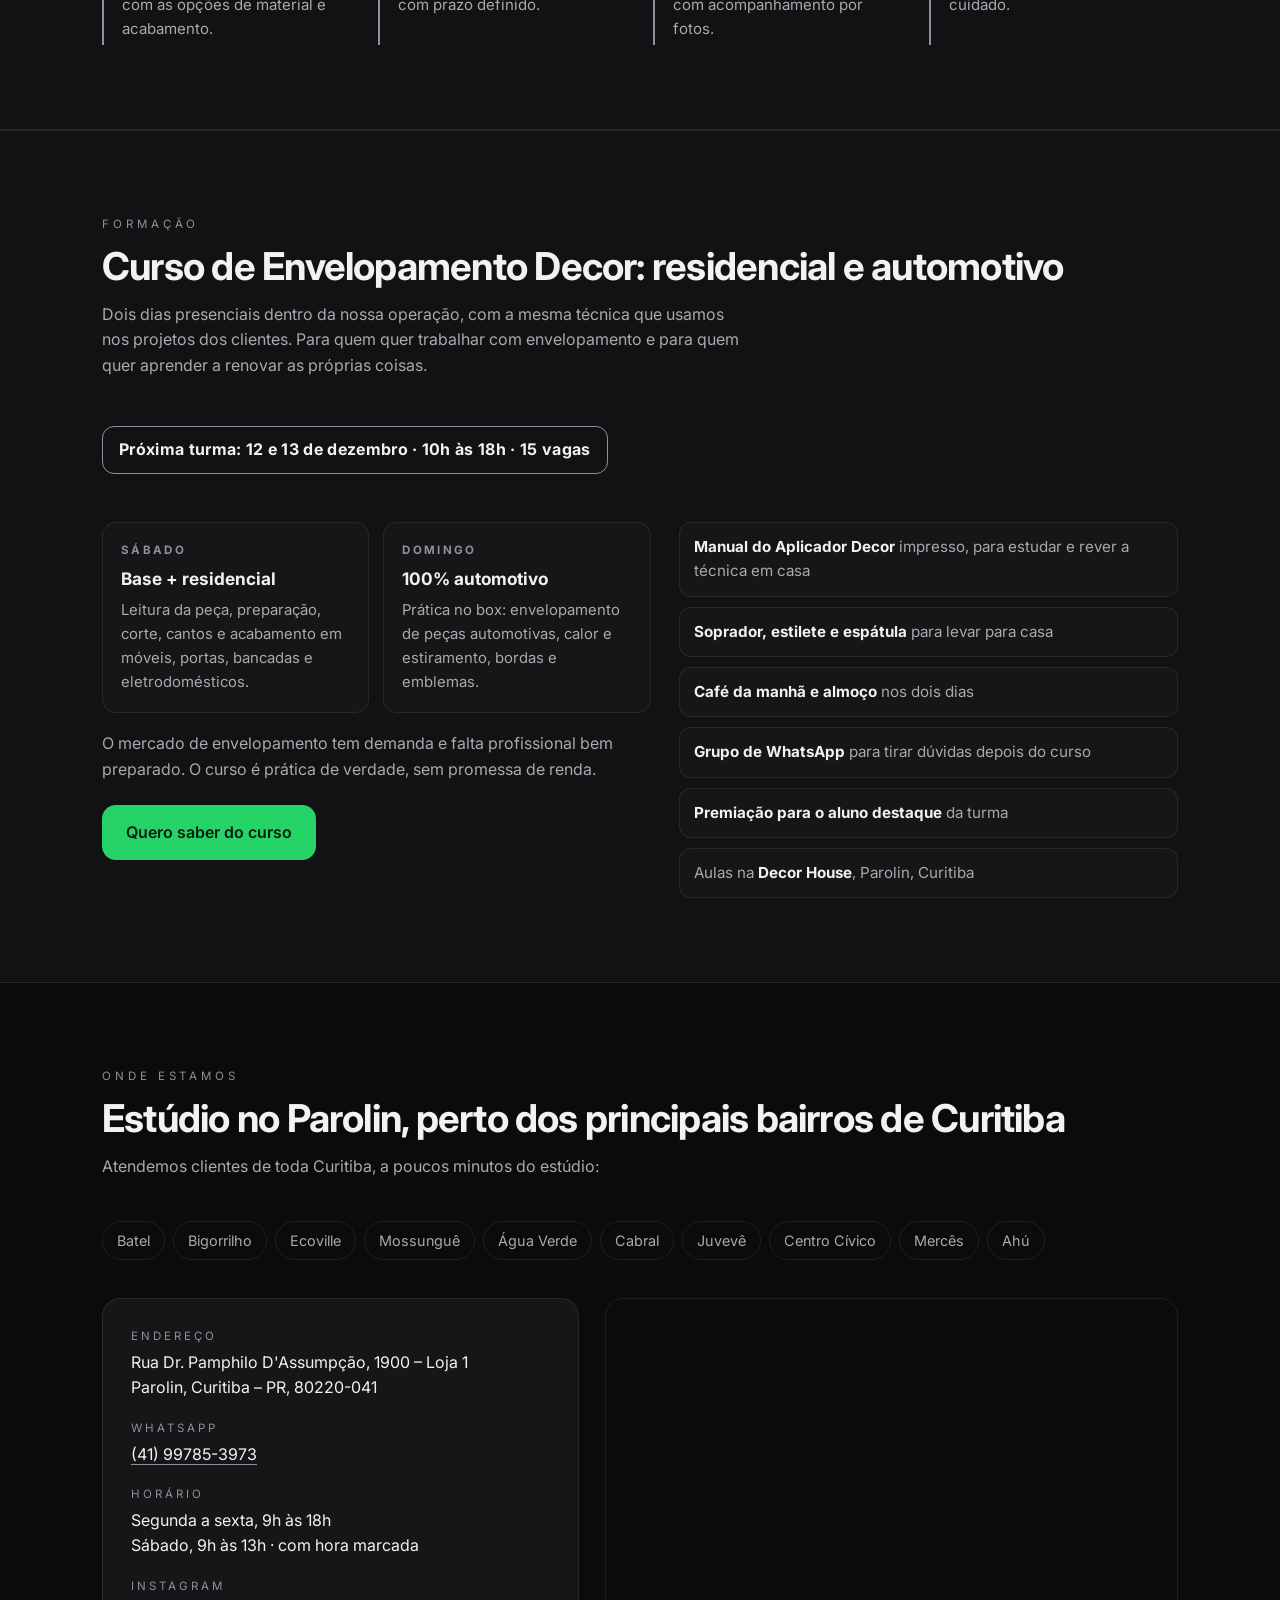
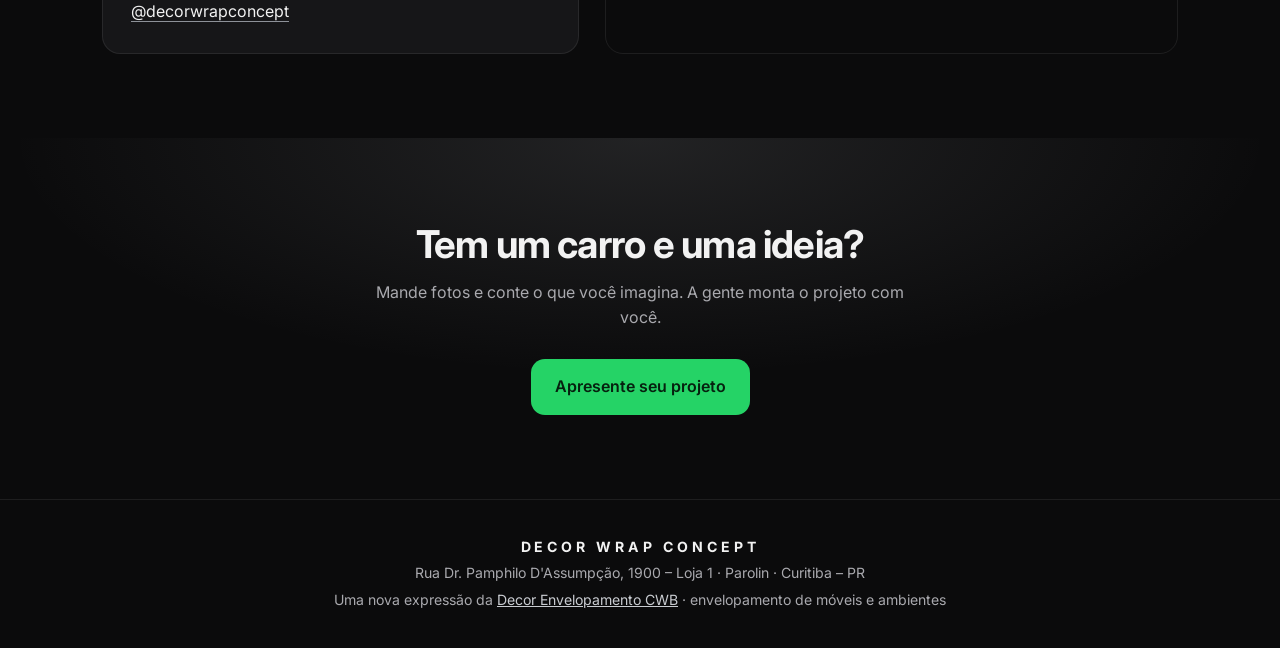
<file: wrap/index.html>
<!DOCTYPE html>
<html lang="pt-br">
<head>
  <meta charset="UTF-8" />
  <meta name="viewport" content="width=device-width, initial-scale=1" />
  <title>Decor Wrap Concept | Envelopamento e PPF em Curitiba</title>
  <meta name="description" content="Envelopamento automotivo, PPF e detailing em Curitiba. Conheça projetos da Decor Wrap Concept no Parolin e apresente seu carro pelo WhatsApp." />
  <link rel="canonical" href="https://decorenvelopamentocwb.com.br/wrap/" />
  <meta name="theme-color" content="#0b0b0c" />

  <meta property="og:type" content="website" />
  <meta property="og:title" content="Decor Wrap Concept | Wrap • PPF • Detailing em Curitiba" />
  <meta property="og:description" content="Projetos automotivos exclusivos: full wrap, troca de cor, PPF e detailing. Atendimento com hora marcada no Parolin, Curitiba." />
  <meta property="og:url" content="https://decorenvelopamentocwb.com.br/wrap/" />
  <meta property="og:locale" content="pt_BR" />
  <meta property="og:site_name" content="Decor Wrap Concept" />
  <meta property="og:image" content="https://decorenvelopamentocwb.com.br/wrap/ad22fa4f-badf-45d9-b0e2-160b3cdf673c.jpg" />
  <meta property="og:image:width" content="1254" />
  <meta property="og:image:height" content="1254" />
  <meta property="og:image:alt" content="Marca Decor Wrap Concept" />
  <meta name="twitter:card" content="summary" />
  <meta name="twitter:title" content="Decor Wrap Concept | Envelopamento e PPF em Curitiba" />
  <meta name="twitter:description" content="Envelopamento automotivo, PPF e detailing em Curitiba. Conheça projetos da Decor Wrap Concept no Parolin e apresente seu carro pelo WhatsApp." />
  <meta name="twitter:image" content="https://decorenvelopamentocwb.com.br/wrap/ad22fa4f-badf-45d9-b0e2-160b3cdf673c.jpg" />
  <link rel="icon" href="/wrap/ad22fa4f-badf-45d9-b0e2-160b3cdf673c.jpg" type="image/jpeg" />

  <!-- Google tag (gtag.js) - mesma conta Google Ads do site principal -->
  <script async src="https://www.googletagmanager.com/gtag/js?id=AW-17839248772"></script>
  <script>
    window.dataLayer = window.dataLayer || [];
    function gtag() { dataLayer.push(arguments); }
    gtag('js', new Date());
    gtag('config', 'AW-17839248772');
    function gtag_report_conversion() {
      gtag('event', 'conversion', {
        'send_to': 'AW-17839248772/GzIfCNjp4NsbEISrtbpC',
        'value': 1.0, 'currency': 'BRL', 'transport_type': 'beacon'
      });
      return true;
    }
  </script>

  <!-- Google Ads conta 831-818-8205: conversoes separadas WhatsApp Decor e WhatsApp Wrap (pelo numero do link) -->
  <script>
    gtag('config', 'AW-18238935209');
    document.addEventListener('click', function (e) {
      var link = e.target.closest ? e.target.closest('a[href]') : null;
      if (!link || typeof gtag !== 'function') return;
      var numeros = link.href.replace(/\D/g, '');
      var sendTo = null;
      if (/419?96677587/.test(numeros)) sendTo = 'AW-18238935209/FAjuCNOc178dEKmhgPlD'; // WhatsApp Decor
      else if (/419?97853973/.test(numeros)) sendTo = 'AW-18238935209/awLLCNac178dEKmhgPlD'; // WhatsApp Wrap
      if (!sendTo) return;
      gtag('event', 'conversion', { 'send_to': sendTo, 'value': 1.0, 'currency': 'BRL', 'transport_type': 'beacon' });
    }, true);
  </script>

  <script type="application/ld+json">
  {
    "@context": "https://schema.org",
    "@type": "AutomotiveBusiness",
    "@id": "https://decorenvelopamentocwb.com.br/wrap/#business",
    "name": "Decor Wrap Concept",
    "description": "Estúdio automotivo premium da Decor Envelopamento CWB: envelopamento automotivo, full wrap e troca de cor, PPF, chrome delete, detailing, polimento técnico e vitrificação.",
    "url": "https://decorenvelopamentocwb.com.br/wrap/",
    "logo": "https://decorenvelopamentocwb.com.br/wrap/ad22fa4f-badf-45d9-b0e2-160b3cdf673c.jpg",
    "telephone": "+55-41-99785-3973",
    "address": {
      "@type": "PostalAddress",
      "streetAddress": "Rua Dr. Pamphilo D'Assumpção, 1900 - Loja 1",
      "addressLocality": "Curitiba",
      "addressRegion": "PR",
      "postalCode": "80220-041",
      "addressCountry": "BR"
    },
    "areaServed": ["Curitiba", "Batel", "Bigorrilho", "Ecoville", "Mossunguê", "Água Verde", "Cabral", "Juvevê", "Centro Cívico"],
    "openingHoursSpecification": [
      {"@type": "OpeningHoursSpecification", "dayOfWeek": ["Monday","Tuesday","Wednesday","Thursday","Friday"], "opens": "09:00", "closes": "18:00"},
      {"@type": "OpeningHoursSpecification", "dayOfWeek": "Saturday", "opens": "09:00", "closes": "13:00"}
    ],
    "sameAs": ["https://www.instagram.com/decorwrapconcept/"],
    "parentOrganization": {"@id": "https://decorenvelopamentocwb.com.br/#business"}
  }
  </script>
  <script type="application/ld+json">
  {
    "@context": "https://schema.org",
    "@type": "WebPage",
    "@id": "https://decorenvelopamentocwb.com.br/wrap/#webpage",
    "url": "https://decorenvelopamentocwb.com.br/wrap/",
    "name": "Decor Wrap Concept | Envelopamento e PPF em Curitiba",
    "description": "Envelopamento automotivo, PPF e detailing em Curitiba. Conheça projetos da Decor Wrap Concept no Parolin e apresente seu carro pelo WhatsApp.",
    "inLanguage": "pt-BR",
    "isPartOf": {"@id": "https://decorenvelopamentocwb.com.br/#website"},
    "about": {"@id": "https://decorenvelopamentocwb.com.br/wrap/#business"}
  }
  </script>

  <link rel="preconnect" href="https://fonts.googleapis.com">
  <link rel="preconnect" href="https://fonts.gstatic.com" crossorigin>
  <link href="https://fonts.googleapis.com/css2?family=Inter:wght@400;500;600;700;800&display=swap" rel="stylesheet" />

  <style>
    :root{
      --bg:#0b0b0c; --bg2:#121214; --card:#161618; --linha:rgba(255,255,255,.08);
      --txt:#f2f2f2; --txt2:#a9a9ae; --metal:#c9ccd1; --metal2:#8d9198; --wa:#25d366;
    }
    *{box-sizing:border-box;margin:0;padding:0}
    html{scroll-behavior:smooth}
    body{font-family:'Inter',system-ui,-apple-system,'Segoe UI',sans-serif;background:var(--bg);color:var(--txt);-webkit-font-smoothing:antialiased;line-height:1.6}
    a{color:inherit}
    .wrap{max-width:1120px;margin:0 auto;padding:0 22px}

    /* topo */
    .topo{position:sticky;top:0;z-index:10;background:rgba(11,11,12,.86);backdrop-filter:blur(10px);border-bottom:1px solid var(--linha)}
    .topo .wrap{display:flex;align-items:center;justify-content:space-between;height:64px}
    .marca{text-decoration:none;line-height:1.05}
    .marca b{display:block;font-weight:800;letter-spacing:.32em;font-size:1rem}
    .marca span{display:block;font-size:.62rem;letter-spacing:.38em;color:var(--metal2)}
    .topo nav a{color:var(--txt2);text-decoration:none;font-size:.9rem;margin-left:22px}
    .topo nav a:hover{color:var(--txt)}
    @media (max-width:720px){.topo nav a:not(.btn-mini){display:none}}
    .btn-mini{border:1px solid var(--metal2);padding:8px 14px;border-radius:999px;color:var(--txt)!important}

    /* hero */
    .hero{position:relative;padding:110px 0 96px;overflow:hidden;
      background:radial-gradient(900px 420px at 80% -10%,rgba(201,204,209,.13),transparent 70%),
                 linear-gradient(180deg,#0b0b0c 0%,#0f0f11 100%)}
    .hero:before{content:'';position:absolute;inset:0;pointer-events:none;
      background:repeating-linear-gradient(90deg,transparent 0 119px,rgba(255,255,255,.035) 119px 120px)}
    .hero .wrap{position:relative}
    .selo{display:inline-block;font-size:.72rem;letter-spacing:.34em;color:var(--metal);border:1px solid var(--linha);padding:7px 14px;border-radius:999px;margin-bottom:26px}
    .hero h1{font-size:clamp(2.2rem,5.4vw,4rem);line-height:1.05;letter-spacing:-.03em;font-weight:800;max-width:820px}
    .hero h1 em{font-style:normal;background:linear-gradient(90deg,#fff,var(--metal2));-webkit-background-clip:text;background-clip:text;color:transparent}
    .hero p{color:var(--txt2);font-size:1.12rem;max-width:620px;margin:22px 0 34px}
    .acoes{display:flex;flex-wrap:wrap;gap:12px}
    .btn{display:inline-flex;align-items:center;gap:10px;padding:15px 24px;border-radius:14px;font-weight:600;text-decoration:none;transition:transform .18s ease,filter .18s ease}
    .btn:hover{transform:translateY(-2px);filter:brightness(1.07)}
    .btn-wa{background:var(--wa);color:#06210f}
    .btn-sec{border:1px solid var(--linha);color:var(--txt);background:rgba(255,255,255,.03)}
    .btn svg{width:20px;height:20px}

    /* faixa */
    .faixa{border-top:1px solid var(--linha);border-bottom:1px solid var(--linha);background:var(--bg2)}
    .faixa .wrap{display:flex;flex-wrap:wrap;justify-content:center;gap:10px 34px;padding:18px 22px;color:var(--txt2);font-size:.93rem}
    .faixa b{color:var(--txt);font-weight:600}

    /* secoes */
    section{padding:84px 0}
    .eyebrow{font-size:.72rem;letter-spacing:.34em;color:var(--metal2);margin-bottom:10px}
    h2{font-size:clamp(1.7rem,3.4vw,2.4rem);letter-spacing:-.02em;line-height:1.15;margin-bottom:14px}
    .lead{color:var(--txt2);max-width:640px;margin-bottom:42px}

    .grid{display:grid;grid-template-columns:repeat(auto-fit,minmax(240px,1fr));gap:16px}
    .card{background:var(--card);border:1px solid var(--linha);border-radius:18px;padding:26px 24px;transition:border-color .2s ease,transform .2s ease}
    .card:hover{border-color:rgba(201,204,209,.35);transform:translateY(-3px)}
    .card .n{font-size:.75rem;letter-spacing:.2em;color:var(--metal2)}
    .card h3{font-size:1.15rem;margin:10px 0 8px}
    .card p{color:var(--txt2);font-size:.95rem}

    .lead a{color:var(--metal)}
    .galeria{display:grid;grid-template-columns:repeat(auto-fill,minmax(260px,1fr));gap:12px}
    .galeria img{width:100%;aspect-ratio:4/5;object-fit:cover;border-radius:16px;border:1px solid var(--linha);display:block}
    .processo{background:var(--bg2);border-top:1px solid var(--linha);border-bottom:1px solid var(--linha)}
    .passos{display:grid;grid-template-columns:repeat(auto-fit,minmax(220px,1fr));gap:26px;counter-reset:p}
    .passo{border-left:2px solid var(--metal2);padding:4px 0 4px 18px}
    .passo h3{font-size:1.05rem;margin-bottom:6px}
    .passo h3:before{counter-increment:p;content:"0" counter(p) "  ";color:var(--metal2);font-weight:500}
    .passo p{color:var(--txt2);font-size:.94rem}

    .bairros{display:flex;flex-wrap:wrap;gap:8px;margin-top:6px}
    .bairros span{border:1px solid var(--linha);border-radius:999px;padding:7px 14px;font-size:.9rem;color:var(--txt2)}

    .local{display:grid;grid-template-columns:1fr 1.2fr;gap:26px;align-items:stretch}
    @media (max-width:820px){.local{grid-template-columns:1fr}}
    .info{background:var(--card);border:1px solid var(--linha);border-radius:18px;padding:28px}
    .info dt{font-size:.72rem;letter-spacing:.26em;color:var(--metal2);margin-top:18px}
    .info dt:first-child{margin-top:0}
    .info dd{margin-top:4px}
    .info dd a{color:var(--txt);text-decoration:none;border-bottom:1px solid var(--metal2)}
    .mapa{border-radius:18px;overflow:hidden;border:1px solid var(--linha);min-height:340px}
    .mapa iframe{width:100%;height:100%;min-height:340px;border:0}

    .cta{text-align:center;background:radial-gradient(900px 340px at 50% 0%,rgba(201,204,209,.12),transparent 70%),var(--bg)}
    .cta p{color:var(--txt2);max-width:560px;margin:0 auto 28px}
    .cta .acoes{justify-content:center}

    .rodape{border-top:1px solid var(--linha);padding:34px 0;text-align:center;color:var(--txt2);font-size:.88rem;line-height:1.9}
    .rodape strong{color:var(--txt);letter-spacing:.28em;font-weight:700}
    .rodape a{color:var(--metal)}

    .wa-float{position:fixed;right:18px;bottom:18px;z-index:20;width:58px;height:58px;border-radius:50%;background:var(--wa);display:flex;align-items:center;justify-content:center;box-shadow:0 10px 30px rgba(37,211,102,.35)}
    .wa-float svg{width:30px;height:30px;fill:#fff}
    @media (prefers-reduced-motion:reduce){*{transition:none!important;scroll-behavior:auto!important}}
  
    /* ===== fotos (nov/2026) ===== */
    .hero{background:linear-gradient(90deg,rgba(11,11,12,.95) 0%,rgba(11,11,12,.82) 48%,rgba(11,11,12,.45) 100%),url("/wrap/WhatsApp%20Image%202026-11-22%20at%2013.30.45%203.jpeg") center 30%/cover no-repeat}
    @media (max-width:720px){.hero{background:linear-gradient(180deg,rgba(11,11,12,.72),rgba(11,11,12,.95)),url("/wrap/WhatsApp%20Image%202026-11-22%20at%2013.30.45%203.jpeg") center 25%/cover no-repeat}}
    .ft{margin:0;position:relative;overflow:hidden;border-radius:14px;border:1px solid var(--linha);background:var(--card)}
    .ft img{display:block;width:100%;height:100%;aspect-ratio:4/5;object-fit:cover;transition:transform .6s ease}
    .ft:hover img{transform:scale(1.04)}
    .ft figcaption{position:absolute;left:0;right:0;bottom:0;padding:28px 14px 12px;font-size:.85rem;color:var(--txt);background:linear-gradient(transparent,rgba(0,0,0,.85))}
    .ft figcaption small{display:block;color:var(--txt2);font-size:.72rem;margin-top:2px}
    .fotos-3{display:grid;grid-template-columns:repeat(3,1fr);gap:14px;margin-top:34px}
    .fotos-4{display:grid;grid-template-columns:repeat(4,1fr);gap:14px;margin-top:22px}
    .projeto-destaque{margin-top:34px;padding:22px;border:1px solid var(--linha);border-radius:18px;background:var(--bg2)}
    .projeto-destaque h3{font-size:1.25rem;margin:0 0 6px}
    .projeto-destaque p{color:var(--txt2);margin:0;max-width:720px}
    .etapa{position:absolute;top:12px;left:12px;font-size:.68rem;letter-spacing:.18em;padding:5px 10px;border-radius:999px;background:rgba(0,0,0,.65);border:1px solid var(--linha);color:var(--metal)}
    .espaco-grid{display:grid;grid-template-columns:1.25fr 1fr;gap:14px;margin-top:34px}
    .espaco-grid .ft img{aspect-ratio:auto;min-height:420px}
    @media (max-width:860px){.fotos-3,.fotos-4{grid-template-columns:repeat(2,1fr)}.espaco-grid{grid-template-columns:1fr}.espaco-grid .ft img{min-height:300px;aspect-ratio:4/5}}
  
    /* ===== curso (nov/2026) ===== */
    .curso{background:var(--bg2);border-top:1px solid var(--linha);border-bottom:1px solid var(--linha)}
    .curso-grid{display:grid;grid-template-columns:1.1fr 1fr;gap:28px;align-items:start;margin-top:30px}
    .curso-data{display:inline-block;margin:6px 0 18px;padding:10px 16px;border-radius:12px;border:1px solid var(--metal2);color:var(--txt);font-weight:700;letter-spacing:.02em}
    .curso-dias{display:grid;grid-template-columns:1fr 1fr;gap:14px}
    .curso-dia{padding:18px;border:1px solid var(--linha);border-radius:14px;background:var(--card)}
    .curso-dia b{display:block;font-size:.72rem;letter-spacing:.2em;color:var(--metal2);margin-bottom:6px}
    .curso-dia h3{margin:0 0 6px;font-size:1.08rem}
    .curso-dia p{margin:0;color:var(--txt2);font-size:.93rem}
    .curso-inclui{list-style:none;padding:0;margin:0;display:grid;gap:10px}
    .curso-inclui li{padding:12px 14px;border:1px solid var(--linha);border-radius:12px;background:var(--card);color:var(--txt2);font-size:.95rem}
    .curso-inclui li strong{color:var(--txt)}
    @media (max-width:860px){.curso-grid{grid-template-columns:1fr}.curso-dias{grid-template-columns:1fr}}
  </style>
</head>
<body>

  <header class="topo">
    <div class="wrap">
      <a class="marca" href="#inicio" aria-label="Decor Wrap Concept">
        <span class="marca-logo" style="display:block;width:152px;height:52px;overflow:hidden;"><img src="/wrap/ad22fa4f-badf-45d9-b0e2-160b3cdf673c.jpg" alt="Decor Wrap Concept — Wrap, PPF e Detailing em Curitiba" width="174" height="174" style="display:block;height:174px;width:174px;max-width:none;margin:-62px 0 0 -12px;mix-blend-mode:screen;"></span>
      </a>
      <nav>
        <a href="#servicos">Serviços</a>
        <a href="#projetos">Projetos</a>
        <a href="#curso">Curso</a>
        <a href="#processo">Como funciona</a>
        <a href="#local">Onde estamos</a>
        <a class="btn-mini" href="https://wa.me/5541997853973?text=Ol%C3%A1!%20Vim%20pelo%20site%20e%20quero%20apresentar%20meu%20projeto." target="_blank" rel="noopener" onclick="return gtag_report_conversion()">WhatsApp</a>
      </nav>
    </div>
  </header>

  <main id="inicio">
    <div class="hero">
      <div class="wrap">
        <div class="selo">WRAP • PPF • DETAILING</div>
        <h1>Envelopamento automotivo e PPF em Curitiba, <em>tratados como projeto.</em></h1>
        <p>A Decor Wrap Concept é o estúdio automotivo premium da Decor Envelopamento CWB. Full wrap, troca de cor, proteção de pintura e detailing com hora marcada, box interno dedicado e acabamento de alto padrão.</p>
        <div class="acoes">
          <a class="btn btn-wa" href="https://wa.me/5541997853973?text=Ol%C3%A1!%20Vim%20pelo%20site%20e%20quero%20apresentar%20meu%20projeto." target="_blank" rel="noopener" onclick="return gtag_report_conversion()">
            <svg viewBox="0 0 24 24" fill="currentColor" aria-hidden="true"><path d="M12 2a10 10 0 0 0-8.6 15.1L2 22l5-1.3A10 10 0 1 0 12 2Zm5.3 14.2c-.2.6-1.3 1.2-1.8 1.2-.5.1-1 .2-3.3-.7-2.8-1.1-4.6-4-4.7-4.2-.1-.2-1.1-1.5-1.1-2.9s.7-2.1 1-2.4c.3-.3.6-.3.8-.3h.6c.2 0 .4 0 .6.5l.9 2.1c.1.2.1.4 0 .5l-.3.5-.4.5c-.1.1-.3.3-.1.6.2.3.8 1.3 1.7 2.1 1.2 1 2.1 1.3 2.4 1.5.3.1.5.1.6-.1l.9-1.1c.2-.3.4-.2.6-.1l2 1c.3.1.5.2.5.3.1.2.1.7-.1 1.3Z"/></svg>
            Apresente seu projeto
          </a>
          <a class="btn btn-sec" href="#servicos">Ver serviços</a>
        </div>
      </div>
    </div>

    <div class="faixa">
      <div class="wrap">
        <span><b>Hora marcada</b> e box interno dedicado</span>
        <span><b>Parolin</b>, Curitiba</span>
        <span><b>Seg–Sex</b> 9h–18h · <b>Sáb</b> 9h–13h</span>
      </div>
    </div>

    <section id="servicos">
      <div class="wrap">
        <div class="eyebrow">SERVIÇOS</div>
        <h2>O que fazemos no seu carro</h2>
        <p class="lead">Cada serviço pode entrar sozinho ou como parte de um projeto completo. A estética automotiva é integrada ao wrap para entregar o carro pronto.</p>
        <div class="grid">
          <div class="card"><div class="n">01</div><h3>Envelopamento automotivo</h3><p>Envelopamento total ou parcial com vinis automotivos de alta performance.</p></div>
          <div class="card"><div class="n">02</div><h3>Full wrap e troca de cor</h3><p>Mudança completa de cor e acabamento (brilho, fosco, satin, metálico) preservando a pintura original.</p></div>
          <div class="card"><div class="n">03</div><h3>PPF – película de proteção</h3><p>Proteção transparente contra riscos, pedras e desgaste do dia a dia, total ou nas áreas de impacto.</p></div>
          <div class="card"><div class="n">04</div><h3>Chrome delete</h3><p>Troca dos cromados por acabamentos black piano, fosco ou na cor do projeto.</p></div>
          <div class="card"><div class="n">05</div><h3>Detailing automotivo</h3><p>Lavagem detalhada, descontaminação e higienização interna antes e depois de cada projeto.</p></div>
          <div class="card"><div class="n">06</div><h3>Polimento técnico e vitrificação</h3><p>Correção de pintura e vitrificação para brilho profundo e proteção duradoura.</p></div>
        </div>
      <div class="fotos-3">
          <figure class="ft"><img src="/wrap/photo-1708805282695-ef186db20192.avif" alt="Polimento técnico com politriz em pintura preta" loading="lazy" decoding="async"><figcaption>Polimento técnico<small>Correção de pintura e brilho profundo</small></figcaption></figure>
          <figure class="ft"><img src="/wrap/1795366635860_WhatsApp%20Image%202026-11-22%20at%2013.56.35%201.jpeg" alt="Volkswagen Virtus preto recebendo PPF no box da Decor Wrap Concept em Curitiba" loading="lazy" decoding="async"><figcaption>PPF no box interno<small>Proteção de pintura em andamento</small></figcaption></figure>
          <figure class="ft"><img src="/wrap/photo-1652898072202-5084dc85b850.avif" alt="Detailing automotivo com aplicação de produto no farol" loading="lazy" decoding="async"><figcaption>Detailing automotivo<small>Lavagem detalhada, descontaminação e acabamento</small></figcaption></figure>
        </div>
      </div>
    </section>

    <section id="projetos" class="projetos-sec">
      <div class="wrap">
        <div class="eyebrow">PROJETOS</div>
        <h2>Alguns projetos da Decor Wrap Concept</h2>
        <p class="lead">Troca de cor, adesivado personalizado e proteção de pintura feitos no nosso box. Mais projetos no Instagram <a href="https://www.instagram.com/decorwrapconcept/" target="_blank" rel="noopener">@decorwrapconcept</a>.</p>
        <div class="projeto-destaque">
          <h3>Mitsubishi Lancer: de vermelho para azul</h3>
          <p>Troca de cor completa com vinil Alltak: da escolha do tom no catálogo até os detalhes do cofre do motor na mesma cor.</p>
          <div class="fotos-4">
            <figure class="ft"><span class="etapa">ANTES</span><img src="/wrap/WhatsApp%20Image%202024-05-22%20at%2010.50.02%201.jpeg" alt="Mitsubishi Lancer vermelho antes da troca de cor" loading="lazy" decoding="async"><figcaption>Pintura original vermelha</figcaption></figure>
            <figure class="ft"><span class="etapa">A COR</span><img src="/wrap/WhatsApp%20Image%202024-05-22%20at%2010.51.48.jpeg" alt="Escolha da cor no catálogo de vinil Alltak em frente ao Lancer vermelho" loading="lazy" decoding="async" style="object-position:center 88%"><figcaption>Escolha no catálogo Alltak</figcaption></figure>
            <figure class="ft"><span class="etapa">DEPOIS</span><img src="/wrap/WhatsApp%20Image%202024-05-22%20at%2011.08.10%201.jpeg" alt="Mitsubishi Lancer envelopado em azul brilhante, detalhe da frente" loading="lazy" decoding="async"><figcaption>Azul brilhante, acabamento de pintura</figcaption></figure>
            <figure class="ft"><span class="etapa">DETALHE</span><img src="/wrap/WhatsApp%20Image%202024-05-22%20at%2011.08.10.jpeg" alt="Tampa do motor MIVEC com detalhes envelopados em azul" loading="lazy" decoding="async"><figcaption>Detalhes do motor na cor do projeto</figcaption></figure>
          </div>
        </div>
        <div class="fotos-4">
          <figure class="ft"><img src="/wrap/1795366635861_WhatsApp%20Image%202026-11-22%20at%2013.56.36.jpeg" alt="Mitsubishi Lancer branco com adesivado personalizado preto e vermelho" loading="lazy" decoding="async"><figcaption>Adesivado personalizado<small>Foto: Lou Phts</small></figcaption></figure>
          <figure class="ft"><img src="/wrap/WhatsApp%20Image%202024-05-22%20at%2011.14.21.jpeg" alt="Renault Clio amarelo com faixas pretas em vinil" loading="lazy" decoding="async"><figcaption>Faixas em vinil<small>Projeto de pintura em adesivo</small></figcaption></figure>
          <figure class="ft"><img src="/wrap/1795366635861_WhatsApp%20Image%202026-11-22%20at%2013.56.35.jpeg" alt="BMW Série 3 Touring azul em processo de envelopamento no box" loading="lazy" decoding="async"><figcaption>BMW em execução<small>Desmontagem para acabamento limpo</small></figcaption></figure>
          <figure class="ft"><img src="/wrap/1795366635861_WhatsApp%20Image%202026-11-22%20at%2013.56.35%202.jpeg" alt="Traseira de Volkswagen Virtus preto durante aplicação no box" loading="lazy" decoding="async"><figcaption>Virtus em execução<small>Acabamento nas bordas e emblemas</small></figcaption></figure>
        </div>
      </div>
    </section>

    <section id="espaco">
      <div class="wrap">
        <div class="eyebrow">O ESPAÇO</div>
        <h2>Box interno dedicado e recepção para o seu projeto</h2>
        <p class="lead">Seu carro fica em um box fechado, com iluminação técnica para enxergar cada detalhe do vinil e da pintura. Na recepção, você acompanha o projeto pelo vidro.</p>
        <div class="espaco-grid">
          <figure class="ft"><img src="/wrap/WhatsApp%20Image%202026-11-22%20at%2013.30.45%203.jpeg" alt="Box interno escuro da Decor Wrap Concept com iluminação técnica no teto e nas paredes" loading="lazy" decoding="async" style="object-position:center 40%"><figcaption>Box interno<small>Teto preto, luz linear e iluminação vertical para wrap, PPF e polimento</small></figcaption></figure>
          <figure class="ft"><img src="/wrap/WhatsApp%20Image%202026-11-22%20at%2013.30.45%202.jpeg" alt="Recepção e showroom da Decor Wrap Concept com moto Suzuki Hayabusa e quadros automotivos" loading="lazy" decoding="async"><figcaption>Recepção e showroom<small>Atendimento com hora marcada no Parolin, Curitiba</small></figcaption></figure>
        </div>
      </div>
    </section>

<section id="processo" class="processo">
      <div class="wrap">
        <div class="eyebrow">COMO FUNCIONA</div>
        <h2>Do primeiro contato à entrega</h2>
        <p class="lead">Trabalhamos com poucos carros por vez, para cada projeto ter a atenção que merece.</p>
        <div class="passos">
          <div class="passo"><h3>Apresente seu projeto</h3><p>Mande fotos do carro e a ideia pelo WhatsApp. Respondemos com as opções de material e acabamento.</p></div>
          <div class="passo"><h3>Visita ao estúdio</h3><p>Você conhece o espaço, vê amostras e fechamos o projeto com prazo definido.</p></div>
          <div class="passo"><h3>Execução no box</h3><p>Preparação, aplicação e acabamento em box interno, com acompanhamento por fotos.</p></div>
          <div class="passo"><h3>Entrega</h3><p>Carro entregue limpo, revisado e com as orientações de cuidado.</p></div>
        </div>
      </div>
    </section>

    <section id="curso" class="curso">
      <div class="wrap">
        <div class="eyebrow">FORMAÇÃO</div>
        <h2>Curso de Envelopamento Decor: residencial e automotivo</h2>
        <p class="lead">Dois dias presenciais dentro da nossa operação, com a mesma técnica que usamos nos projetos dos clientes. Para quem quer trabalhar com envelopamento e para quem quer aprender a renovar as próprias coisas.</p>
        <div class="curso-data">Próxima turma: 12 e 13 de dezembro · 10h às 18h · 15 vagas</div>
        <div class="curso-grid">
          <div>
            <div class="curso-dias">
              <div class="curso-dia"><b>SÁBADO</b><h3>Base + residencial</h3><p>Leitura da peça, preparação, corte, cantos e acabamento em móveis, portas, bancadas e eletrodomésticos.</p></div>
              <div class="curso-dia"><b>DOMINGO</b><h3>100% automotivo</h3><p>Prática no box: envelopamento de peças automotivas, calor e estiramento, bordas e emblemas.</p></div>
            </div>
            <p style="color:var(--txt2);margin:18px 0 22px">O mercado de envelopamento tem demanda e falta profissional bem preparado. O curso é prática de verdade, sem promessa de renda.</p>
            <a class="btn btn-wa" href="https://wa.me/5541997853973?text=Ol%C3%A1!%20Quero%20saber%20sobre%20o%20curso%20de%20envelopamento%20da%20Decor%20(turma%20de%2012%20e%2013%20de%20dezembro)." target="_blank" rel="noopener" onclick="return gtag_report_conversion()">Quero saber do curso</a>
          </div>
          <ul class="curso-inclui">
            <li><strong>Manual do Aplicador Decor</strong> impresso, para estudar e rever a técnica em casa</li>
            <li><strong>Soprador, estilete e espátula</strong> para levar para casa</li>
            <li><strong>Café da manhã e almoço</strong> nos dois dias</li>
            <li><strong>Grupo de WhatsApp</strong> para tirar dúvidas depois do curso</li>
            <li><strong>Premiação para o aluno destaque</strong> da turma</li>
            <li>Aulas na <strong>Decor House</strong>, Parolin, Curitiba</li>
          </ul>
        </div>
      </div>
    </section>

    <section id="local">
      <div class="wrap">
        <div class="eyebrow">ONDE ESTAMOS</div>
        <h2>Estúdio no Parolin, perto dos principais bairros de Curitiba</h2>
        <p class="lead">Atendemos clientes de toda Curitiba, a poucos minutos do estúdio:</p>
        <div class="bairros" style="margin-bottom:38px">
          <span>Batel</span><span>Bigorrilho</span><span>Ecoville</span><span>Mossunguê</span><span>Água Verde</span><span>Cabral</span><span>Juvevê</span><span>Centro Cívico</span><span>Mercês</span><span>Ahú</span>
        </div>
        <div class="local">
          <dl class="info">
            <dt>ENDEREÇO</dt>
            <dd>Rua Dr. Pamphilo D'Assumpção, 1900 – Loja 1<br>Parolin, Curitiba – PR, 80220-041</dd>
            <dt>WHATSAPP</dt>
            <dd><a href="https://wa.me/5541997853973?text=Ol%C3%A1!%20Vim%20pelo%20site%20e%20quero%20apresentar%20meu%20projeto." target="_blank" rel="noopener" onclick="return gtag_report_conversion()">(41) 99785-3973</a></dd>
            <dt>HORÁRIO</dt>
            <dd>Segunda a sexta, 9h às 18h<br>Sábado, 9h às 13h · com hora marcada</dd>
            <dt>INSTAGRAM</dt>
            <dd><a href="https://www.instagram.com/decorwrapconcept/" target="_blank" rel="noopener">@decorwrapconcept</a></dd>
          </dl>
          <div class="mapa">
            <iframe title="Mapa da Decor Wrap Concept" loading="lazy" referrerpolicy="no-referrer-when-downgrade"
              src="https://www.google.com/maps?q=Decor+Wrap+Concept,+Rua+Dr.+Pamphilo+D'Assump%C3%A7%C3%A3o,+1900,+Curitiba&output=embed"></iframe>
          </div>
        </div>
      </div>
    </section>

    <section class="cta">
      <div class="wrap">
        <h2>Tem um carro e uma ideia?</h2>
        <p>Mande fotos e conte o que você imagina. A gente monta o projeto com você.</p>
        <div class="acoes">
          <a class="btn btn-wa" href="https://wa.me/5541997853973?text=Ol%C3%A1!%20Vim%20pelo%20site%20e%20quero%20apresentar%20meu%20projeto." target="_blank" rel="noopener" onclick="return gtag_report_conversion()">Apresente seu projeto</a>
        </div>
      </div>
    </section>
  </main>

  <footer class="rodape">
    <div class="wrap">
      <strong>DECOR WRAP CONCEPT</strong><br>
      Rua Dr. Pamphilo D'Assumpção, 1900 – Loja 1 · Parolin · Curitiba – PR<br>
      Uma nova expressão da <a href="/">Decor Envelopamento CWB</a> · envelopamento de móveis e ambientes
    </div>
  </footer>

  <a class="wa-float" href="https://wa.me/5541997853973?text=Ol%C3%A1!%20Vim%20pelo%20site%20e%20quero%20apresentar%20meu%20projeto." target="_blank" rel="noopener" aria-label="Falar no WhatsApp" onclick="return gtag_report_conversion()">
    <svg viewBox="0 0 24 24" aria-hidden="true"><path d="M12 2a10 10 0 0 0-8.6 15.1L2 22l5-1.3A10 10 0 1 0 12 2Zm5.3 14.2c-.2.6-1.3 1.2-1.8 1.2-.5.1-1 .2-3.3-.7-2.8-1.1-4.6-4-4.7-4.2-.1-.2-1.1-1.5-1.1-2.9s.7-2.1 1-2.4c.3-.3.6-.3.8-.3h.6c.2 0 .4 0 .6.5l.9 2.1c.1.2.1.4 0 .5l-.3.5-.4.5c-.1.1-.3.3-.1.6.2.3.8 1.3 1.7 2.1 1.2 1 2.1 1.3 2.4 1.5.3.1.5.1.6-.1l.9-1.1c.2-.3.4-.2.6-.1l2 1c.3.1.5.2.5.3.1.2.1.7-.1 1.3Z"/></svg>
  </a>

</body>
</html>
</file>
<file: styles/style.css>
body {
  margin: 0;
  font-family: 'Roboto', sans-serif;
  background: url('../images/background.jpg') no-repeat center center fixed;
  background-size: cover;
  color: #fff;
}

.overlay {
  background-color: rgba(0, 0, 0, 0.8);
  min-height: 100vh;
  display: flex;
  flex-direction: row;
  justify-content: center;
  align-items: center;
  padding: 40px;
  box-sizing: border-box;
}

.left-section {
  flex: 1;
  display: flex;
  justify-content: center;
  align-items: center;
}

.logo {
  width: 60%;
  max-height: 85vh;
  border: 4px solid #00c853;
  border-radius: 16px;
  box-shadow: 0 0 20px rgba(0, 200, 83, 0.5);
}

.right-section {
  flex: 1;
  display: flex;
  flex-direction: column;
  justify-content: center;
  padding-left: 40px;
  align-items: center;
  text-align: center;
}

.title-section h1 {
  font-size: 2.2rem;
  margin-bottom: 10px;
  font-weight: 700;
  text-transform: uppercase;
  letter-spacing: 1px;
  white-space: normal;
}

.title-section p {
  font-size: 1.3rem;
  margin-bottom: 30px;
  color: #ccc;
}

.button {
  display: block;
  width: 100%;
  max-width: 340px;
  margin: 12px 0;
  padding: 18px;
  border: none;
  border-radius: 30px;
  font-size: 1.15rem;
  font-weight: bold;
  text-decoration: none;
  background-color: #00c853;
  color: #fff;
  transition: background-color 0.3s;
  text-align: center;
}

.button:hover {
  background-color: #00a043;
}

.rating {
  margin-top: 30px;
  font-size: 0.75rem;
  color: #90ee90;
}

p.address-info {
  margin-top: 20px;
  font-size: 1rem;
  line-height: 1.6;
  color: #ccc;
}

p.address-info a {
  color: #00c853;
  text-decoration: none;
}

p.address-info a:hover {
  text-decoration: underline;
}

.whatsapp-float {
  position: fixed;
  bottom: 20px;
  right: 20px;
  z-index: 100;
}

.whatsapp-float a {
  background-color: #25D366;
  color: white;
  padding: 16px 26px;
  border-radius: 50px;
  font-weight: bold;
  text-decoration: none;
  box-shadow: 0 4px 10px rgba(0, 0, 0, 0.3);
  font-size: 18px;
}

@media (max-width: 768px) {
  .overlay {
    flex-direction: column;
    padding: 20px;
  }

  .left-section,
  .right-section {
    width: 100%;
    padding: 0;
  }

  .logo {
    width: 82%;
    max-width: 100%;
    height: auto;
    margin-bottom: 20px;
  }

  .right-section {
    padding-left: 0;
  }

  .title-section h1 {
    font-size: 1.5rem;
  }

  .title-section p {
    font-size: 1.1rem;
  }

  .button {
    font-size: 1rem;
    padding: 14px;
    max-width: 100%;
  }

  p.address-info {
    font-size: 0.9rem;
  }

  .rating {
    font-size: 0.7rem;
  }
}
</file>
<file: styles/carousel.css>
/* Botoes Começo */

#prevBtn,
#nextBtn {
    position: absolute;
    top: 50%;
    transform: translateY(-50%);
    z-index: 10;
    background: rgba(0, 0, 0, 0.6);
    border: none;
    font-size: 2rem;
    color: #00c853;
    cursor: pointer;
    padding: 8px 12px;
    border-radius: 50%;
    transition: background 0.3s;
}

#prevBtn:hover,
#nextBtn:hover {
    background: rgba(0, 0, 0, 0.8);
}

#prevBtn {
    left: -10px;
}

#nextBtn {
    right: -10px;
}

/* Botoes Fim */

#catalogo-carousel {
    display: flex;
    overflow-x: auto;
    scroll-behavior: smooth;
    -webkit-overflow-scrolling: touch;
}

#catalogo-carousel::-webkit-scrollbar {
    display: none;
}

#catalogo-carousel>div:last-child {
    margin-right: 0;
}

#catalogo-carousel-container {
    position: relative;
    padding: 0px 30px;
    max-width: 80%;
    margin: 0 auto;
}

#catalogo-carousel>div {
    margin: 12px;
    background: #222;
    padding: 18px 12px 14px 12px;
    border-radius: 12px;
    box-shadow: 0 2px 8px #0003;
}

#catalogo-carousel>div:hover {
    box-shadow: 0 4px 16px #00c85355;
}

#catalogo-carousel img {
    height: 350px;
    border-radius: 8px;
    margin-bottom: 12px;
}

#catalogo-carousel h3 {
    font-size: 1.08rem;
    color: #fff;
    margin: 0;
    margin-bottom: 4px;
    font-weight: 700;
    text-align: center;
    letter-spacing: 0.5px;
}

#catalogo-dots {
    display: flex;
    justify-content: center;
    margin-top: 18px;
    gap: 10px;
}

.catalogo-dot {
    width: 12px;
    height: 12px;
    border-radius: 50%;
    background: #444;
    display: inline-block;
    cursor: pointer;
    transition: background 0.2s;
}

.catalogo-dot.active {
    background: #00c853;
    box-shadow: 0 0 0 2px #fff2;
}

#btns-catalogo {
    display: flex;
    justify-content: space-evenly;
}

@media (max-width: 768px) {
    #catalogo-carousel > div {
        width: 200px;
    }

    #prevBtn,
    #nextBtn {
        display: none;
        /* esconde setas no mobile */
    }

    #btns-catalogo {
        display: flex;
        flex-direction: column;
        align-items: center;
    }
}
</file>
